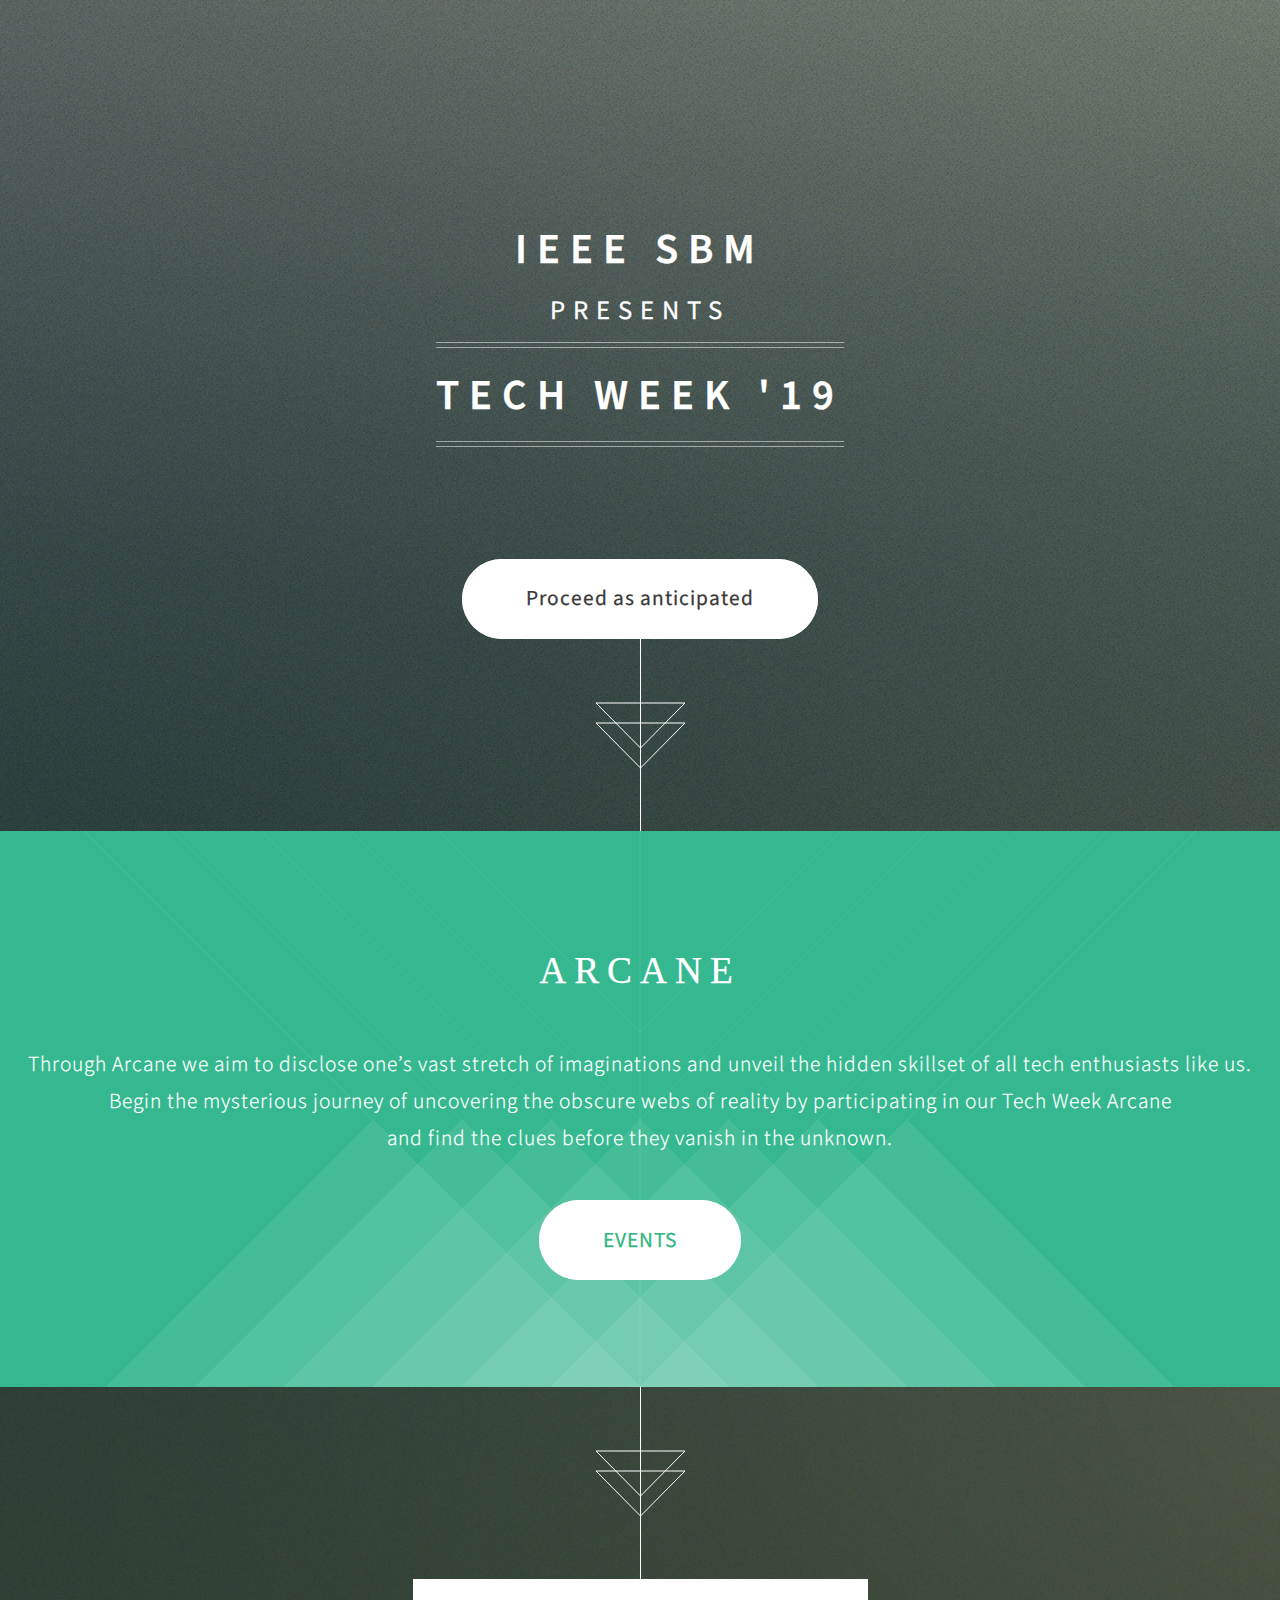
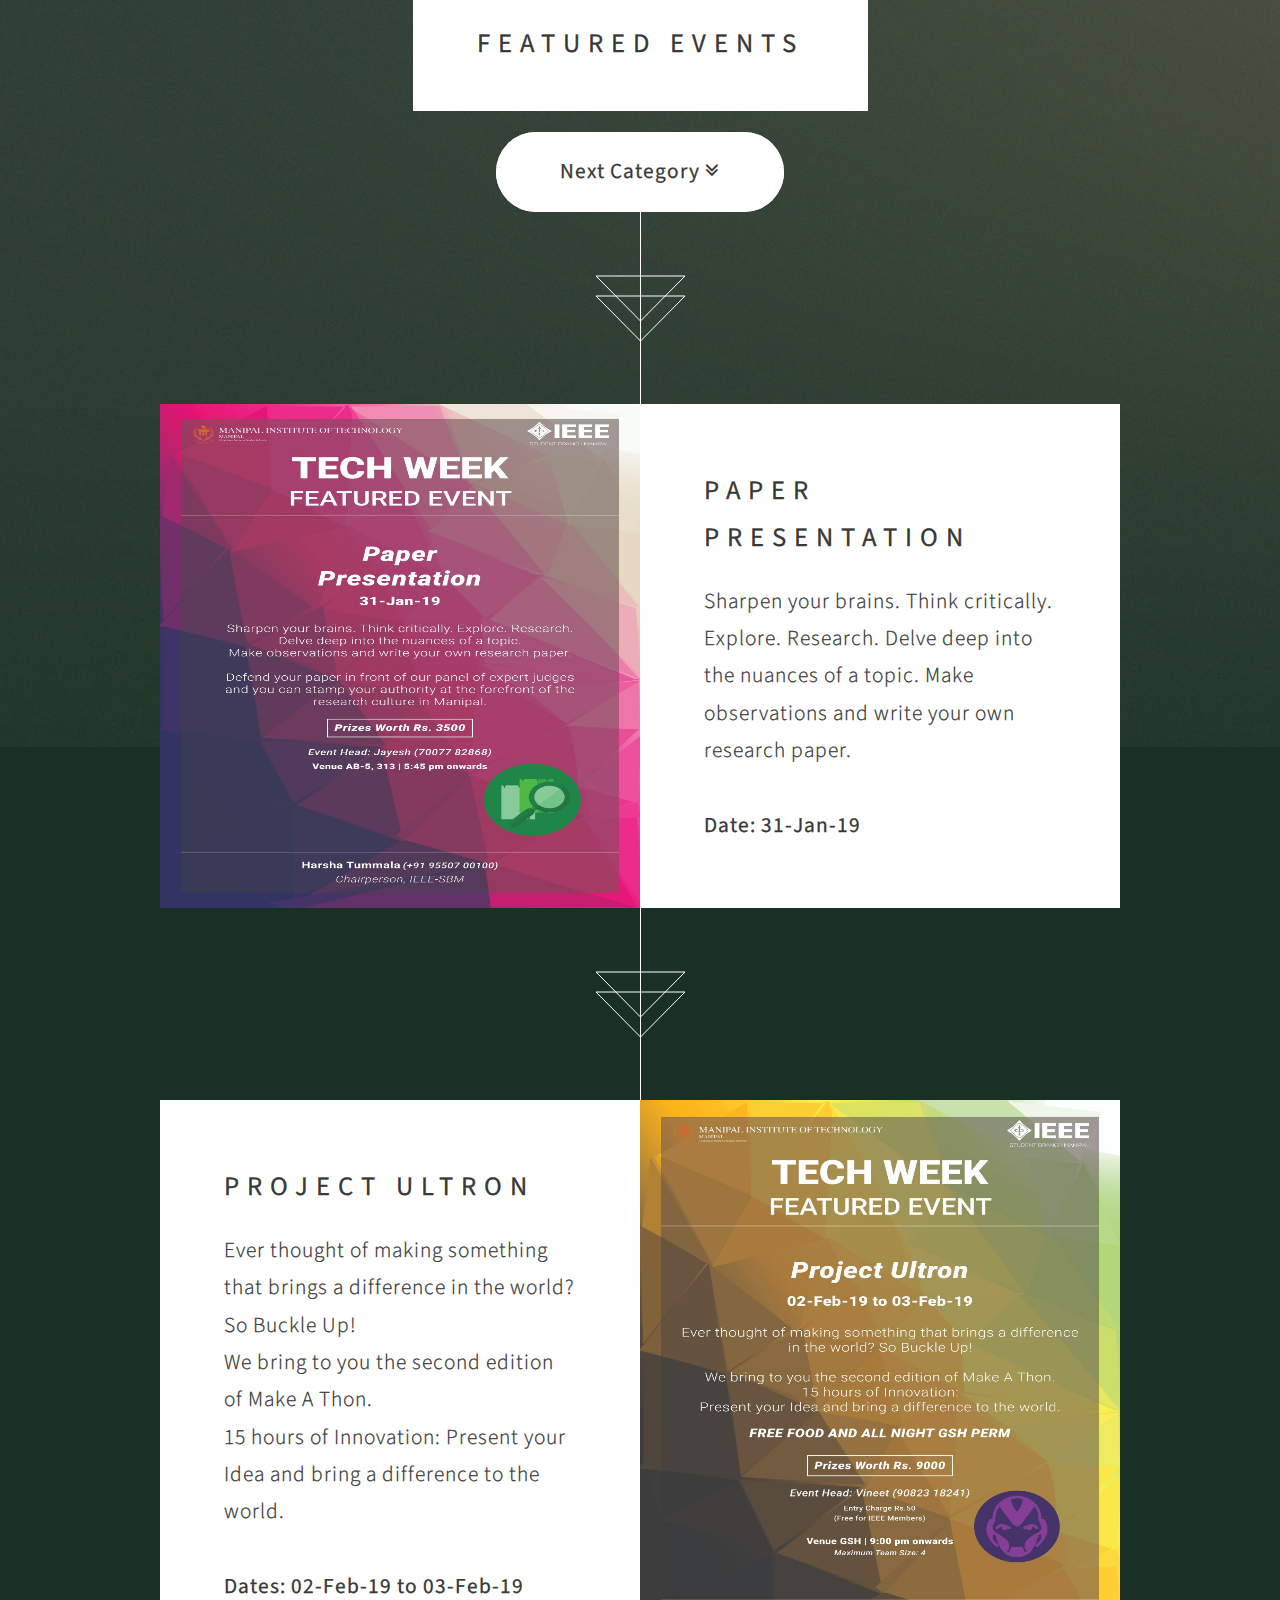
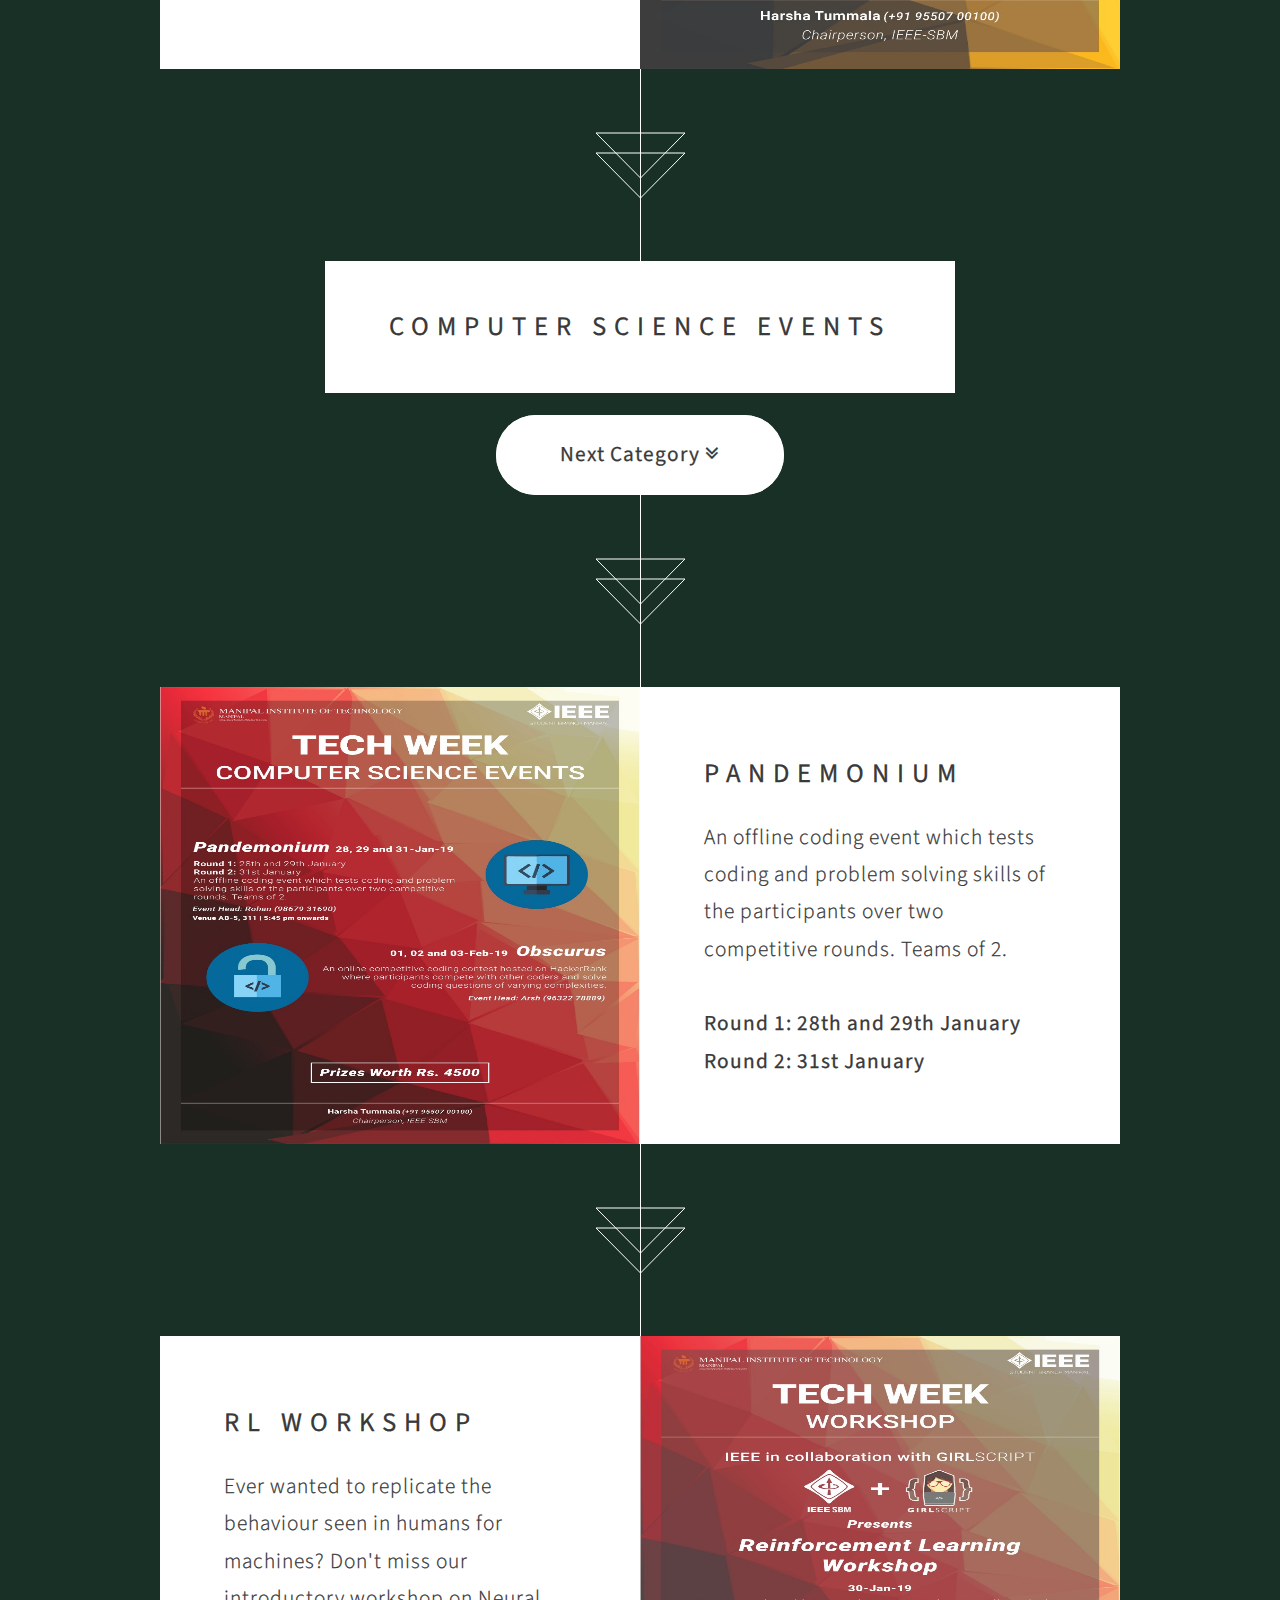
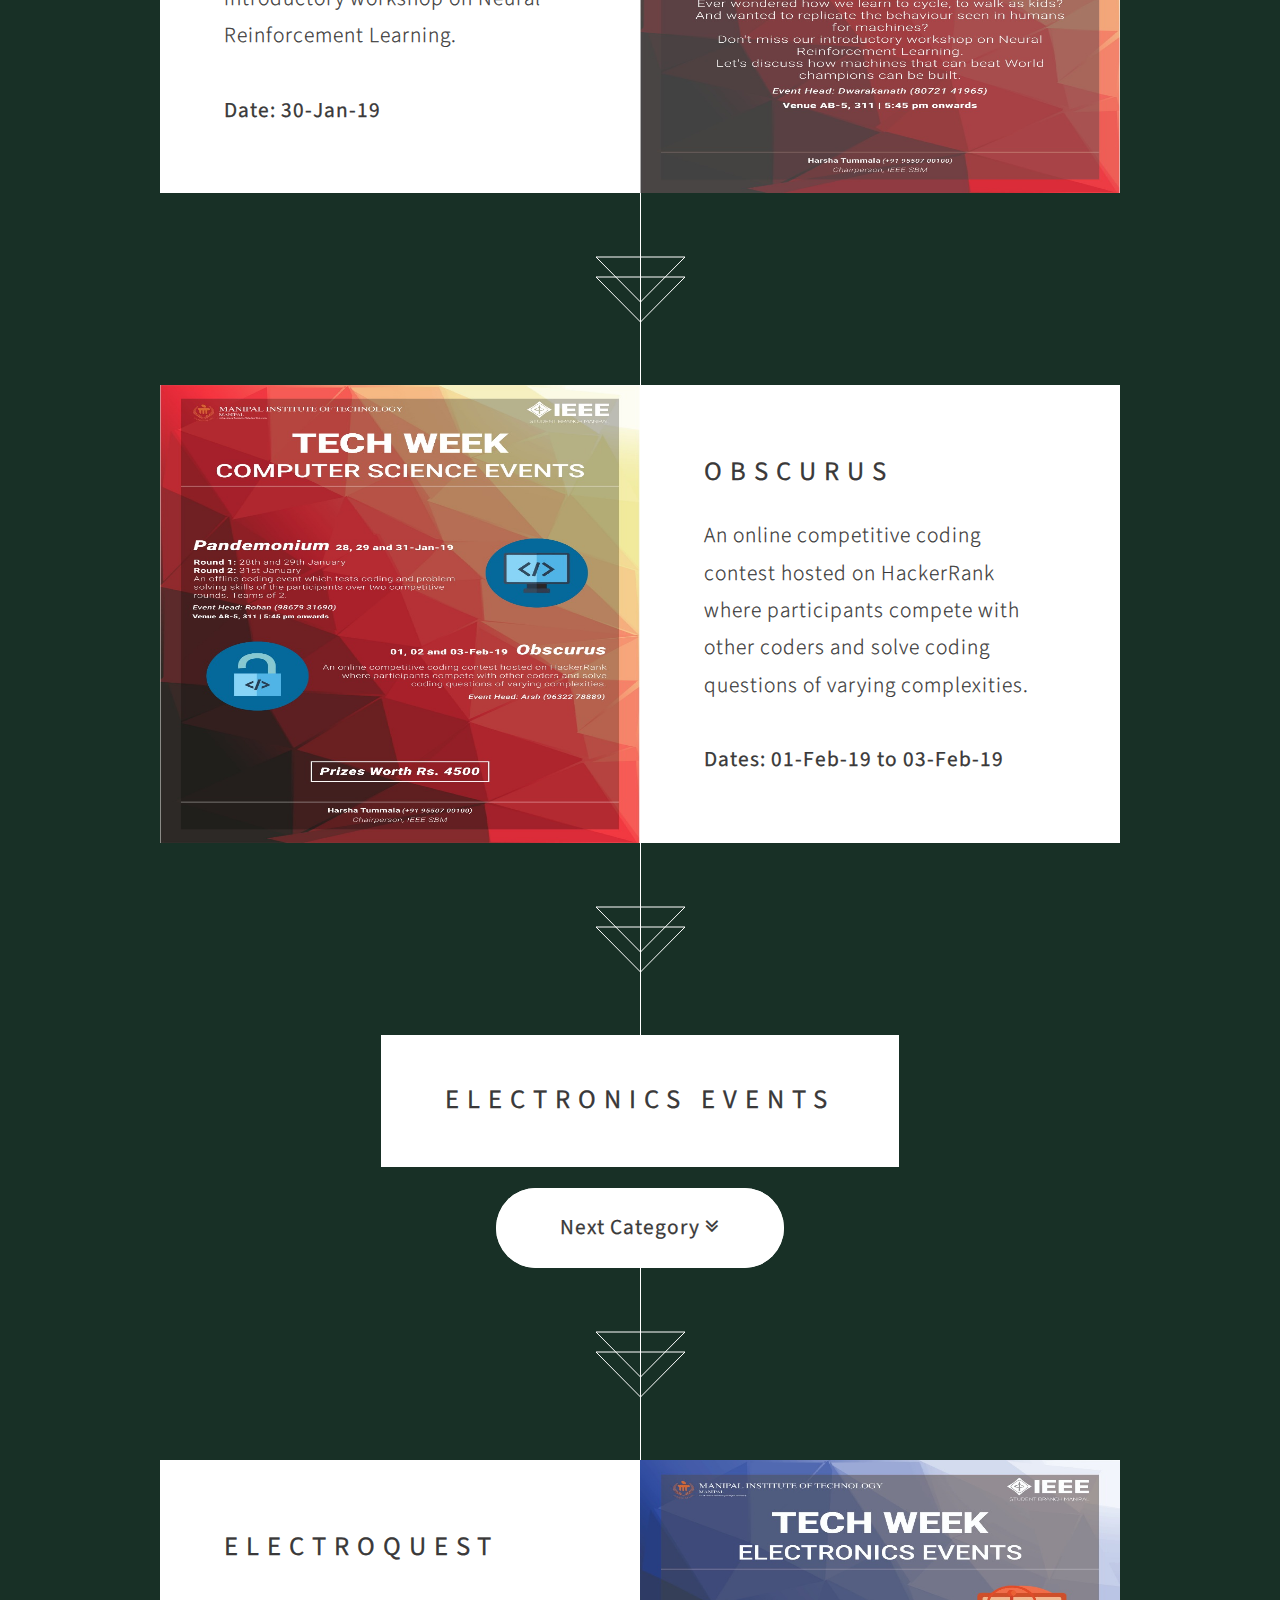
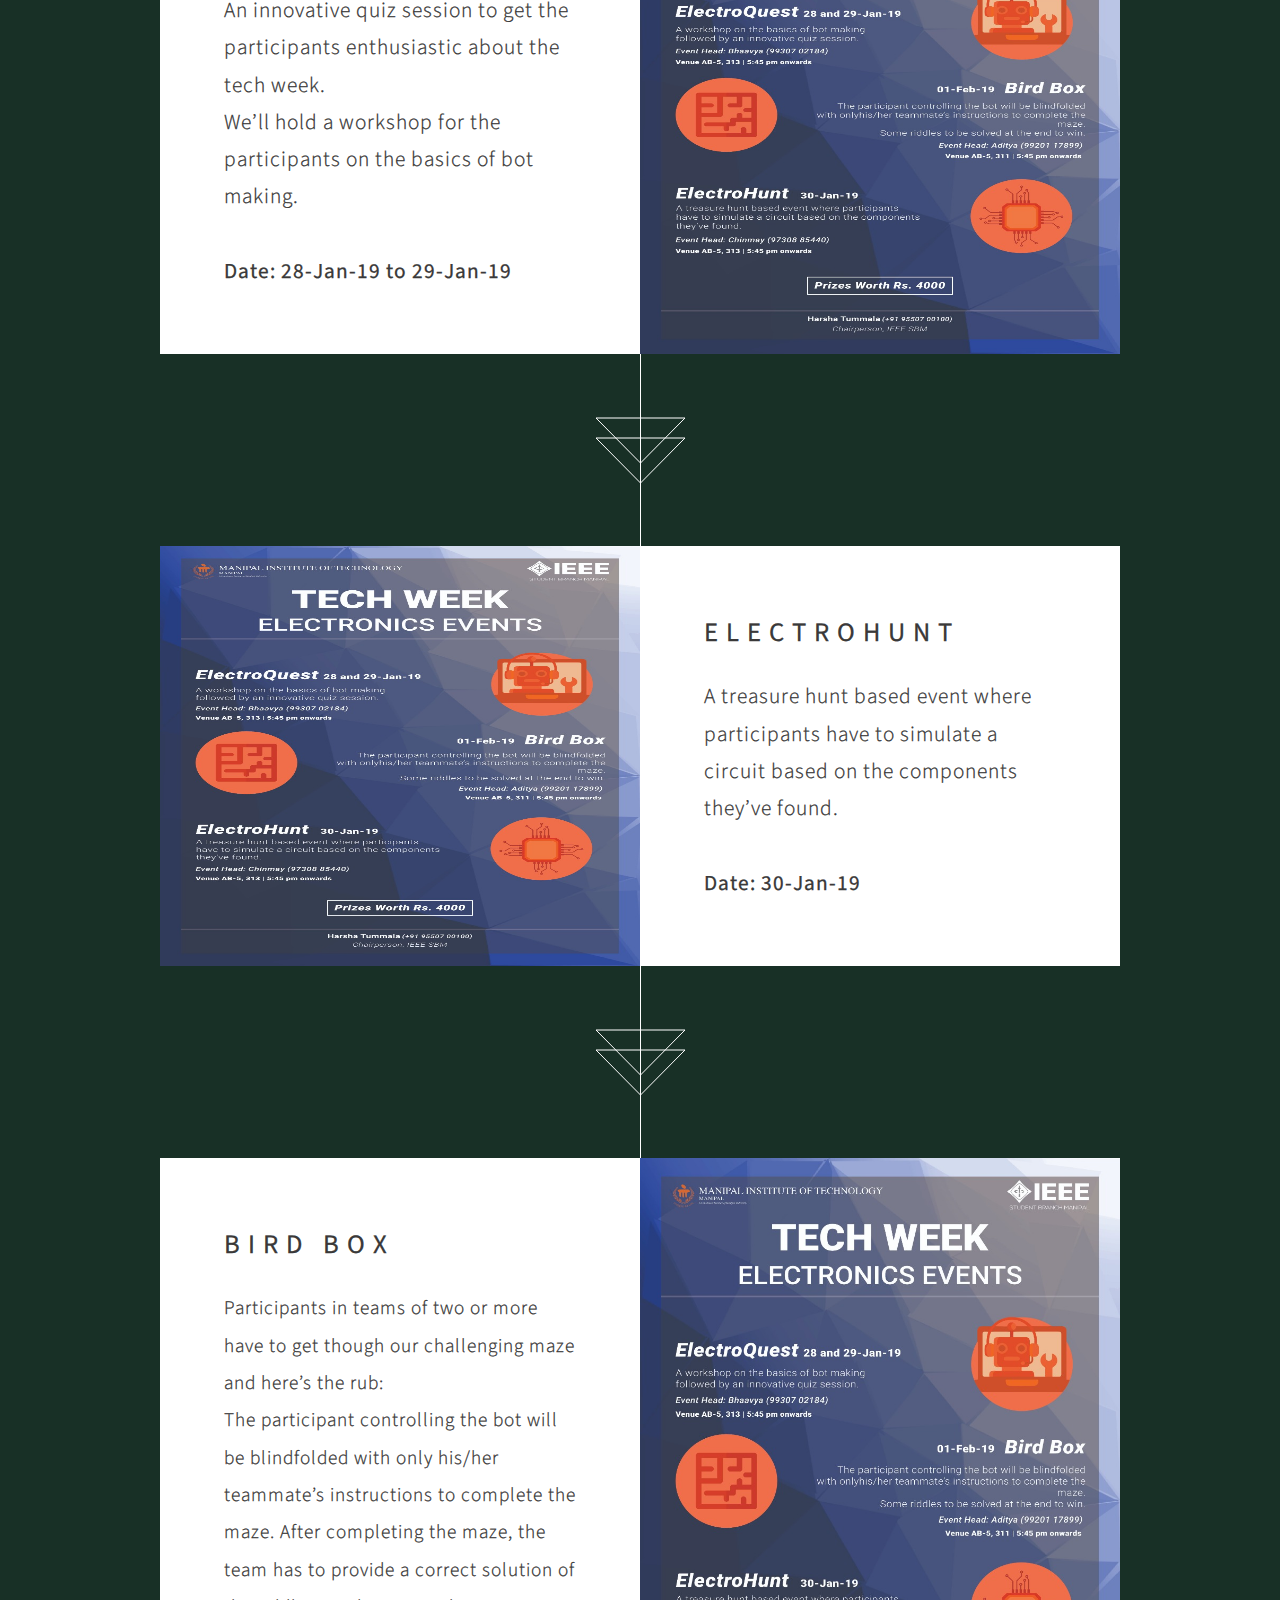
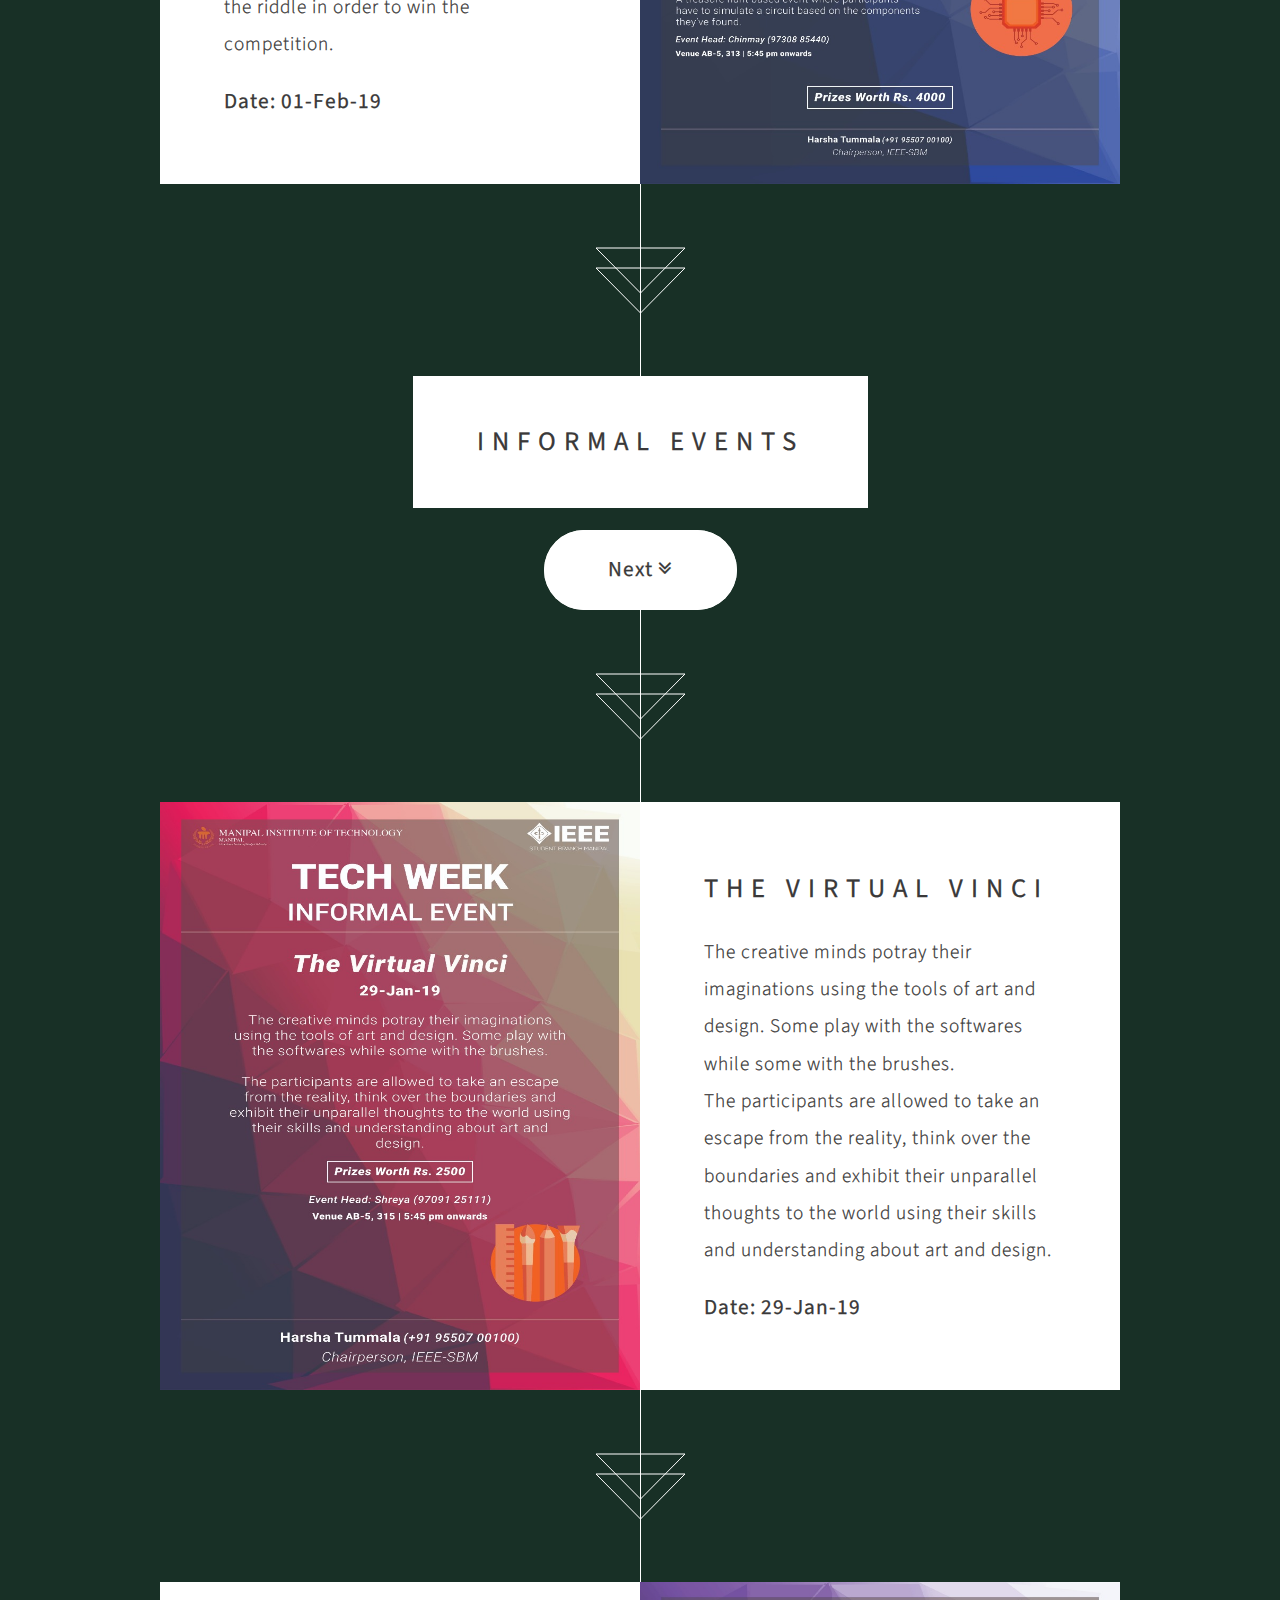
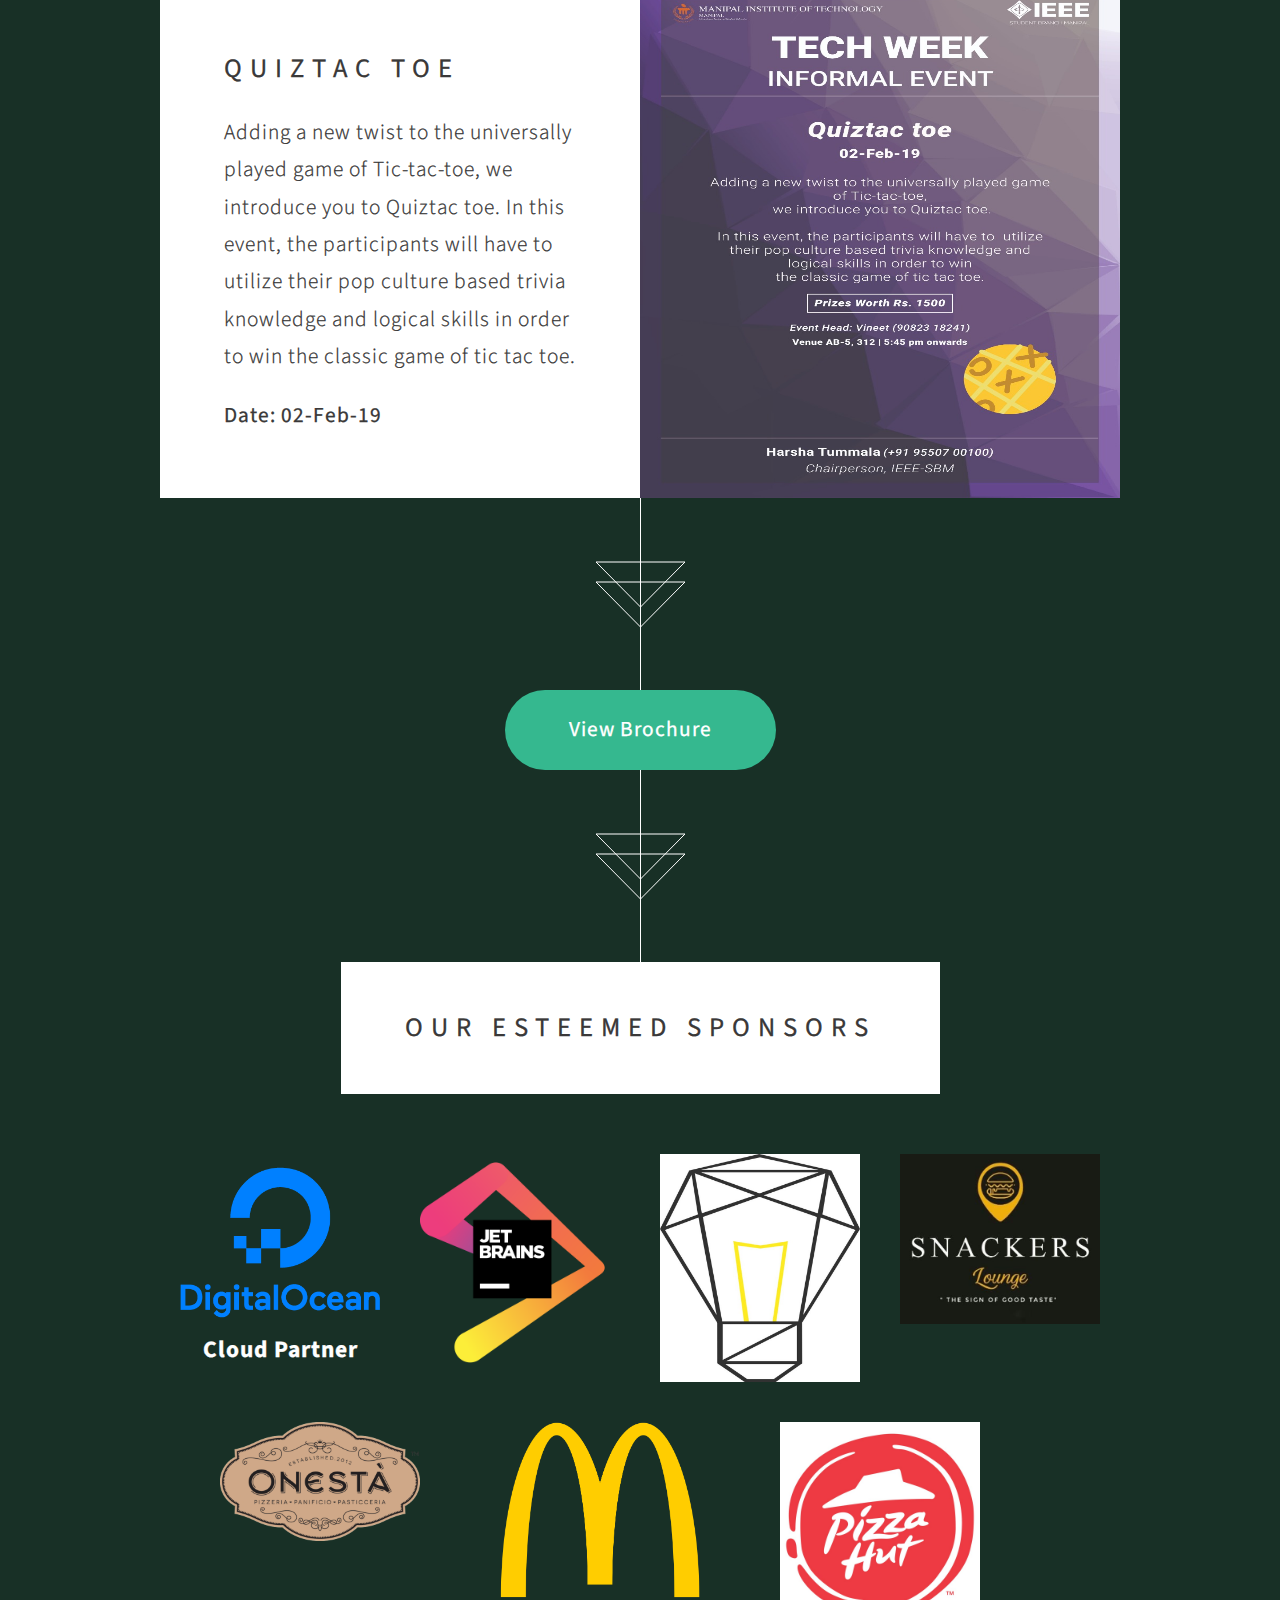
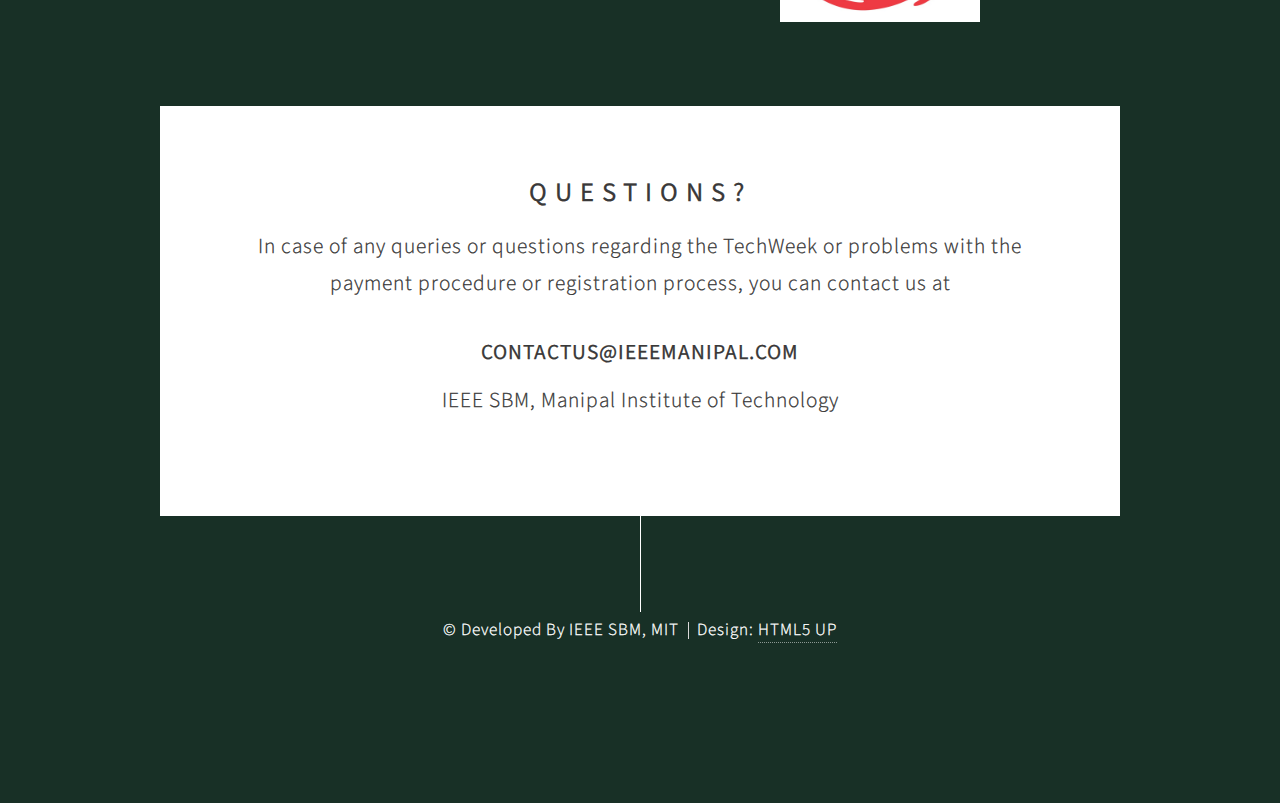
<file: index.html>
<!DOCTYPE HTML>
<!--
	Overflow by HTML5 UP
	html5up.net | @ajlkn
	Free for personal and commercial use under the CCA 3.0 license (html5up.net/license)
-->
<html>
	<head>
		<title>IEEE | SBM | TechWeek</title>
		<link rel="shortcut icon" href="favicon.ico" type="image/x-icon">
		<!-- <link rel="icon" href="favicon.ico" type="image/x-icon"> -->
		<meta charset="utf-8" />
		<meta name="viewport" content="width=device-width, initial-scale=1, user-scalable=no" />
		<link rel="stylesheet" href="assets/css/main.css" />
		<noscript><link rel="stylesheet" href="assets/css/noscript.css" /></noscript>
	</head>
	<body class="is-preload">

		<!-- Header -->
			<section id="header">	
				<header>
					<h1>IEEE SBM</h1>
					<h2>Presents</h2>
					<p></p>
					<h1>Tech Week '19</h1>
					<p></p>

				</header>
				<footer>
					<a href="#banner" class="button style2 scrolly-middle">Proceed as anticipated</a>
				</footer>
			</section>

		<!-- Banner -->
			<section id="banner">
				<header>
					<h2  style="font-family: Papyrus,fantasy !important;">ARCANE</h2>
				</header>
				<p>Through Arcane we aim to disclose one’s vast stretch of imaginations and unveil the hidden skillset of all tech enthusiasts like us.<br />
				Begin the mysterious journey of uncovering the obscure webs of reality by participating in our Tech Week Arcane <br />and find the clues before they vanish in the unknown.</p>
				<footer>
					<a href="#feature" class="button style2 scrolly">EVENTS</a>
				</footer>
			</section>

		<!-- Featured Events -->
		<article id="feature" class="container box style2">
			<header>
					<h2>Featured Events</h2>
			</header>
			<footer>
					<a href="#comp" class="button style2 scrolly">Next Category <i class="fa fa-angle-double-down"></i></a>
			</footer>
		</article>

			<article class="container box style1 right">
				<!-- <a href="#"  --><a class="image fit"><img src="images/Event/paper.jpeg" alt="" /></a>
				<div class="inner">
					<header>
						<h2>Paper Presentation</h2>
					</header>
					<p>Sharpen your brains. Think critically. Explore. Research. Delve deep into the nuances of a topic. Make observations and write your own research paper. <!-- Defend your paper in front of our panel of expert judges and you can stamp your authority at the forefront of the research culture in Manipal. --><br><br><strong>Date: 31-Jan-19</strong></p>
				</div>
			</article>

			<article class="container box style1 left">
				<!-- <a href="#"  --><a class="image fit"><img src="images/Event/ultron.jpeg" alt="" /></a>
				<div class="inner">
					<header>
						<h2>Project Ultron</h2>
					</header>
					<p>Ever thought of making something that brings a difference in the world? So Buckle Up!<br>We bring to you the second edition of Make A Thon.<br>15 hours of Innovation: Present your Idea and bring a difference to the world.<br><br><strong>Dates: 02-Feb-19 to 03-Feb-19</strong></p>
				</div>
			</article>

		<!-- Comp Events -->
		<article id="comp" class="container box style2">
			<header>
					<h2>COMPUTER SCIENCE EVENTS</h2>
			</header>
			<footer>
					<a href="#Elec" class="button style2 scrolly">Next Category <i class="fa fa-angle-double-down"></i></a>
			</footer>
		</article>

			<article class="container box style1 right">
				<!-- <a href="#"  --><a class="image fit"><img src="images/Event/comp.jpeg" alt="" /></a>
				<div class="inner">
					<header>
						<h2>Pandemonium</h2>
					</header>
					<p>An offline coding event which tests coding and problem solving skills of the participants over two competitive rounds. Teams of 2.<br><strong><br>Round 1: 28th and 29th January <br>Round 2: 31st January</strong></p>
				</div>
			</article>

			<article class="container box style1 left">
				<!-- <a href="#"  --><a class="image fit"><img src="images/Event/rl.jpeg" alt="" /></a>
				<div class="inner">
					<header>
						<h2>RL Workshop</h2>
					</header>
					<p>Ever wanted to replicate the behaviour seen in humans for machines? Don't miss our introductory workshop on Neural Reinforcement Learning.<br><strong><br>Date: 30-Jan-19</strong></p>
				</div>
			</article>

			<article class="container box style1 right">
				<!-- <a href="#"  --><a class="image fit"><img src="images/Event/comp.jpeg" alt="" /></a>
				<div class="inner">
					<header>
						<h2>Obscurus</h2>
					</header>
					<p>An online competitive coding contest hosted on HackerRank where participants compete with other coders and solve coding questions of varying complexities.<br><br><strong>Dates: 01-Feb-19 to 03-Feb-19</strong></p>
				</div>
			</article>

		<!-- Electronics Events -->
		<article id="Elec" class="container box style2">
			<header>
					<h2>Electronics EVENTS</h2>
			</header>
			<footer>
					<a href="#inf" class="button style2 scrolly">Next Category <i class="fa fa-angle-double-down" ></i></a>
			</footer>
		</article>

			<article class="container box style1 left">
				<!-- <a href="#"  --><a class="image fit"><img src="images/Event/ele.jpeg" alt="" /></a>
				<div class="inner">
					<header>
						<h2>Electroquest</h2>
					</header>
					<p>An innovative quiz session to get the participants enthusiastic about the tech week.<br>We’ll hold a workshop for the participants on the basics of bot making.<br><strong><br>Date: 28-Jan-19 to 29-Jan-19</strong></p>
				</div>
			</article>

			<article class="container box style1 right">
				<!-- <a href="#"  --><a class="image fit"><img src="images/Event/ele.jpeg" alt="" /></a>
				<div class="inner">
					<header>
						<h2>Electrohunt</h2>
					</header>
					<p>A treasure hunt based event where participants have to simulate a circuit based on the components they’ve found.<br><br><strong>Date: 30-Jan-19</strong></p>
				</div>
			</article>

			<article class="container box style1 left">
				<!-- <a href="#"  --><a class="image fit"><img src="images/Event/ele.jpeg" alt="" /></a>
				<div class="inner">
					<header>
						<h2>Bird Box</h2>
					</header>
					<p style="font-size: 0.9em">Participants in teams of two or more have to get though our challenging maze and here’s the rub:<br>The participant controlling the bot will be blindfolded with only his/her teammate’s instructions to complete the maze. After completing the maze, the team has to provide a correct solution of the riddle in order to win the competition.</p><strong><p>Date: 01-Feb-19</strong></p>
				</div>
			</article>

		<!-- Informal Events -->
		<article id="inf" class="container box style2">
			<header>
					<h2>Informal Events</h2>
			</header>
			<footer>
					<a href="#broch" class="button style2 scrolly">Next <i class="fa fa-angle-double-down" ></i></a> <!-- DO WE NEED THIS FOOTER? -->
			</footer>
		</article>

			<article class="container box style1 right">
				<!-- <a href="#"  --><a class="image fit"><img src="images/Event/vinci.jpeg" alt="" /></a>
				<div class="inner">
					<header>
						<h2>The Virtual Vinci</h2>
					</header>
					<p style="font-size: 0.9em">The creative minds potray their imaginations using the tools of art and design. Some play with the softwares while some with the brushes.<br>The participants are allowed to take an escape from the reality, think over the boundaries and exhibit their unparallel thoughts to the world using their skills and understanding about art and design.</p><strong><p>Date: 29-Jan-19</strong></p>
				</div>
			</article>

			<article class="container box style1 left">
				<!-- <a href="#"  --><a class="image fit"><img src="images/Event/tictac.jpeg" alt="" /></a>
				<div class="inner">
					<header>
						<h2>Quiztac toe</h2>
					</header>
					<p style="font-size: 1em">Adding a new twist to the universally played game of Tic-tac-toe, we introduce you to Quiztac toe. In this event, the participants will have to utilize their pop culture based trivia knowledge and logical skills in order to win the classic game of tic tac toe.</p><strong><p>Date: 02-Feb-19</strong></p>
				</div>
			</article>

			<article id="broch" class="container box style2">
				<footer>
						<a href="https://techweek.ieeemanipal.com/TechWeek.pdf" class="button style1 scrolly">View Brochure</a>
				</footer>
			</article>

	<!-- 	Sponsors -->
			<article id="spons" class="container box style2">
				<header>
					<h2>Our Esteemed Sponsors</h2>
<!-- 					<p>Justo phasellus et aenean dignissim<br />
					placerat cubilia purus lectus.</p> -->
				</header>
				<div class="inner">
					<div class="row gtr-0">
						<!-- <div class="col-2 col-12-mobile"></div> -->
						<div class="col-3 col-12-mobile" style= "align-self: center;"><a class="image fit"><img src="images/thumbs/DOblue2.png" alt="" title="Digital Ocean" />
							<p id="DO_p"style="color:white; font-weight: bold; font-size: 1.1em; margin-top:-2em"></a>Cloud Partner<p>
						</div>
						<!-- <div class="col-2 col-12-mobile"></div> -->
						<div class="col-3 col-12-mobile"><a href="https://www.jetbrains.com/" class="image fit"><img src="images/thumbs/jetbrains.png" alt="" title="JetBrains" /></a></div>
						<div class="col-3 col-12-mobile"><a class="image fit"><img src="images/thumbs/rsz_tesla.jpg" alt="" title="Tesla Electronics" /></a></div>
						<div class="col-3 col-12-mobile"><a class="image fit"><img src="images/thumbs/snacker.jpeg" alt="" title="Snackers" /></a></div>
						<!-- <div class="col-2 col-12-mobile"></div> -->
					</div>
					<div class="row gtr-0">
						<div class="col-md-0-75 col-12-mobile"><a class="image fit"></a></div>
						<div class="col-3 col-12-mobile"><a class="image fit"><img src="images/thumbs/onesta.png" alt="" title="Onesta" /></a></div>
						<div class="col-md-0-75 col-12-mobile"><a class="image fit"></a></div>
						<div class="col-3 col-12-mobile"><a class="image fit"><img src="images/thumbs/mcd.png" alt="" title="McDonalds" /></a></div>
						<div class="col-md-0-75 col-12-mobile"><a class="image fit"></a></div>
						<div class="col-3 col-12-mobile"><a class="image fit"><img src="images/thumbs/pizza.jpeg" alt="" title="Pizza Hut" /></a></div>
						<div class="col-md-0-75 col-12-mobile"><a class="image fit"></a></div>
					</div>
					<!-- <div class="row gtr-0">
						<div class="col-2 col-12-mobile"><a class="image fit"></a></div>
						<div class="col-3 col-12-mobile"><a class="image fit"><img src="images/thumbs/rsz_tesla.jpg" alt="" title="Tesla Electronics" /></a></div>
						<div class="col-2 col-12-mobile"><a class="image fit"></a></div>
						<div class="col-3 col-12-mobile"><a class="image fit"></a></div>
						<div class="col-2 col-12-mobile"><a class="image fit"></a></div>
					</div> -->
					<!-- <div class="row gtr-0">
						<div class="col-md-0-75 col-12-mobile"><a class="image fit"></a></div>
						<div class="col-3 col-12-mobile"><a class="image fit"><img src="images/thumbs/onesta.png" alt="" title="Onesta" /></a></div>
						<div class="col-md-0-75 col-12-mobile"><a class="image fit"></a></div>
						<div class="col-3 col-12-mobile"><a class="image fit"><img src="images/thumbs/mcd.png" alt="" title="McDonalds" /></a></div>
						<div class="col-md-0-75 col-12-mobile"><a class="image fit"></a></div>
						<div class="col-3 col-12-mobile"><a class="image fit"><img src="images/thumbs/rsz_tesla.jpg" alt="" title="Tesla Electronics" /></a></div>
						<div class="col-md-0-75 col-12-mobile"><a class="image fit"></a></div>
					</div> -->
				</div>
			</article>

		<!-- Contact -->
			<!-- <article class="container box style3">
				<header>
					<h2>Nisl sed ultricies</h2>
					<p>Diam dignissim lectus eu ornare volutpat orci.</p>
				</header>
				<form method="post" action="#">
					<div class="row gtr-50">
						<div class="col-6 col-12-mobile"><input type="text" class="text" name="name" placeholder="Name" /></div>
						<div class="col-6 col-12-mobile"><input type="text" class="text" name="email" placeholder="Email" /></div>
						<div class="col-12">
							<textarea name="message" placeholder="Message"></textarea>
						</div>
						<div class="col-12">
							<ul class="actions">
								<li><input type="submit" value="Send Message" /></li>
							</ul>
						</div>
					</div>
				</form>
			</article> -->

		<!-- Generic -->
		
			<article class="container box style3" style="margin-top:3em">
				<header>
					<h2>Questions?</h2>
					<p>In case of any queries or questions regarding the TechWeek or problems with the payment procedure or registration process, you can contact us at</p>
					<h4>contactus@ieeemanipal.com</h4>

					
					<p>IEEE SBM, Manipal Institute of Technology</p>
				</header>
				<!-- <section>
					<header>
						<h3>Paragraph</h3>
						<p>This is a subtitle</p>
					</header>
					<p>Phasellus nisl nisl, varius id <sup>porttitor sed pellentesque</sup> ac orci. Pellentesque
					habitant <strong>strong</strong> tristique <b>bold</b> et netus <i>italic</i> malesuada <em>emphasized</em> ac turpis egestas. Morbi
					leo suscipit ut. Praesent <sub>id turpis vitae</sub> turpis pretium ultricies. Vestibulum sit
					amet risus elit.</p>
				</section>
				<section>
					<header>
						<h3>Blockquote</h3>
					</header>
					<blockquote>Fringilla nisl. Donec accumsan interdum nisi, quis tincidunt felis sagittis eget.
					tempus euismod. Vestibulum ante ipsum primis in faucibus.</blockquote>
				</section> -->
				<!-- <section>
					<header>
						<h3>Divider</h3>
					</header>
					<p>Donec consectetur <a href="#">vestibulum dolor et pulvinar</a>. Etiam vel felis enim, at viverra
					ligula. Ut porttitor sagittis lorem, quis eleifend nisi ornare vel. Praesent nec orci
					facilisis leo magna. Cras sit amet urna eros, id egestas urna. Quisque aliquam
					tempus euismod. Vestibulum ante ipsum primis in faucibus orci luctus et ultrices
					posuere cubilia.</p>
					<hr />
					<p>Donec consectetur vestibulum dolor et pulvinar. Etiam vel felis enim, at viverra
					ligula. Ut porttitor sagittis lorem, quis eleifend nisi ornare vel. Praesent nec orci
					facilisis leo magna. Cras sit amet urna eros, id egestas urna. Quisque aliquam
					tempus euismod. Vestibulum ante ipsum primis in faucibus orci luctus et ultrices
					posuere cubilia.</p>
				</section>
				<section>
					<header>
						<h3>Unordered List</h3>
					</header>
					<ul>
						<li>Donec consectetur vestibulum dolor et pulvinar. Etiam vel felis enim, at viverra ligula. Ut porttitor sagittis lorem, quis eleifend nisi ornare vel.</li>
						<li>Donec consectetur vestibulum dolor et pulvinar. Etiam vel felis enim, at viverra ligula. Ut porttitor sagittis lorem, quis eleifend nisi ornare vel.</li>
						<li>Donec consectetur vestibulum dolor et pulvinar. Etiam vel felis enim, at viverra ligula. Ut porttitor sagittis lorem, quis eleifend nisi ornare vel.</li>
						<li>Donec consectetur vestibulum dolor et pulvinar. Etiam vel felis enim, at viverra ligula. Ut porttitor sagittis lorem, quis eleifend nisi ornare vel.</li>
					</ul>
				</section> -->
				<!-- <section>
					<header>
						<h3>Ordered List</h3>
					</header>
					<ol>
						<li>Donec consectetur vestibulum dolor et pulvinar. Etiam vel felis enim, at viverra ligula. Ut porttitor sagittis lorem, quis eleifend nisi ornare vel.</li>
						<li>Donec consectetur vestibulum dolor et pulvinar. Etiam vel felis enim, at viverra ligula. Ut porttitor sagittis lorem, quis eleifend nisi ornare vel.</li>
						<li>Donec consectetur vestibulum dolor et pulvinar. Etiam vel felis enim, at viverra ligula. Ut porttitor sagittis lorem, quis eleifend nisi ornare vel.</li>
						<li>Donec consectetur vestibulum dolor et pulvinar. Etiam vel felis enim, at viverra ligula. Ut porttitor sagittis lorem, quis eleifend nisi ornare vel.</li>
					</ol>
				</section>
				<section>
					<header>
						<h3>Table</h3>
					</header>
					<div class="table-wrapper">
						<table>
							<thead>
								<tr>
									<th>ID</th>
									<th>Name</th>
									<th>Description</th>
									<th>Price</th>
								</tr>
							</thead>
							<tbody>
								<tr>
									<td>45815</td>
									<td>Something</td>
									<td>Ut porttitor sagittis lorem quis nisi ornare.</td>
									<td>29.99</td>
								</tr>
								<tr>
									<td>24524</td>
									<td>Nothing</td>
									<td>Ut porttitor sagittis lorem quis nisi ornare.</td>
									<td>19.99</td>
								</tr>
								<tr>
									<td>45815</td>
									<td>Something</td>
									<td>Ut porttitor sagittis lorem quis nisi ornare.</td>
									<td>29.99</td>
								</tr>
								<tr>
									<td>24524</td>
									<td>Nothing</td>
									<td>Ut porttitor sagittis lorem quis nisi ornare.</td>
									<td>19.99</td>
								</tr>
							</tbody>
							<tfoot>
								<tr>
									<td colspan="3"></td>
									<td>100.00</td>
								</tr>
							</tfoot>
						</table>
					</div>
				</section> -->
				<!-- <section>
					<header>
						<h3>Form</h3>
					</header>
					<form method="post" action="#">
						<div class="row">
							<div class="col-6 col-12-mobile">
								<input class="text" type="text" name="name" id="name" value="" placeholder="John Doe" />
							</div>
							<div class="col-6 col-12-mobile">
								<input class="text" type="text" name="email" id="email" value="" placeholder="johndoe@domain.tld" />
							</div>
							<div class="col-12">
								<select name="department" id="department">
									<option value="">Choose a department</option>
									<option value="1">Manufacturing</option>
									<option value="2">Administration</option>
									<option value="3">Support</option>
								</select>
							</div>
							<div class="col-12">
								<input class="text" type="text" name="subject" id="subject" value="" placeholder="Enter your subject" />
							</div>
							<div class="col-12">
								<textarea name="message" id="message" placeholder="Enter your message"></textarea>
							</div>
							<div class="col-12">
								<ul class="actions">
									<li><input type="submit" value="Submit" /></li>
									<li><input type="reset" class="style3" value="Clear Form" /></li>
								</ul>
							</div>
						</div>
					</form>
				</section> -->
			</article>
		
<!-- .................... -->
		<section id="footer">
			<!-- <ul class="icons">
				<li><a href="#" class="icon fa-twitter"><span class="label">Twitter</span></a></li>
				<li><a href="#" class="icon fa-facebook"><span class="label">Facebook</span></a></li>
				<li><a href="#" class="icon fa-google-plus"><span class="label">Google+</span></a></li>
				<li><a href="#" class="icon fa-pinterest"><span class="label">Pinterest</span></a></li>
				<li><a href="#" class="icon fa-dribbble"><span class="label">Dribbble</span></a></li>
				<li><a href="#" class="icon fa-linkedin"><span class="label">LinkedIn</span></a></li>
			</ul> -->
			<div class="copyright">
				<ul class="menu">
					<li>&copy; Developed By IEEE SBM, MIT</li><li>Design: <a href="http://html5up.net">HTML5 UP</a></li>
				</ul>
			</div>
		</section>

		<!-- Scripts -->
			<script src="assets/js/jquery.min.js"></script>
			<script src="assets/js/jquery.scrolly.min.js"></script>
			<script src="assets/js/jquery.poptrox.min.js"></script>
			<script src="assets/js/browser.min.js"></script>
			<script src="assets/js/breakpoints.min.js"></script>
			<script src="assets/js/util.js"></script>
			<script src="assets/js/main.js"></script>

	</body>
</html>
</file>
<file: assets/css/noscript.css>
/*
	Overflow by HTML5 UP
	html5up.net | @ajlkn
	Free for personal and commercial use under the CCA 3.0 license (html5up.net/license)
*/

/* Header */

	body.is-preload #header {
		opacity: 1;
	}

		body.is-preload #header footer {
			-moz-transform: none;
			-webkit-transform: none;
			-ms-transform: none;
			transform: none;
			opacity: 1;
		}
</file>
<file: assets/css/main.css>
@import url("https://fonts.googleapis.com/css?family=Source+Sans+Pro:300,300italic,400,600");
@import url("font-awesome.min.css");

/*
	Overflow by HTML5 UP
	html5up.net | @ajlkn
	Free for personal and commercial use under the CCA 3.0 license (html5up.net/license)
*/

html, body, div, span, applet, object,
iframe, h1, h2, h3, h4, h5, h6, p, blockquote,
pre, a, abbr, acronym, address, big, cite,
code, del, dfn, em, img, ins, kbd, q, s, samp,
small, strike, strong, sub, sup, tt, var, b,
u, i, center, dl, dt, dd, ol, ul, li, fieldset,
form, label, legend, table, caption, tbody,
tfoot, thead, tr, th, td, article, aside,
canvas, details, embed, figure, figcaption,
footer, header, hgroup, menu, nav, output, ruby,
section, summary, time, mark, audio, video {
	margin: 0;
	padding: 0;
	border: 0;
	font-size: 100%;
	font: inherit;
	vertical-align: baseline;}

article, aside, details, figcaption, figure,
footer, header, hgroup, menu, nav, section {
	display: block;}

body {
	line-height: 1;
}

ol, ul {
	list-style: none;
}

blockquote, q {
	quotes: none;
}

	blockquote:before, blockquote:after, q:before, q:after {
		content: '';
		content: none;
	}

table {
	border-collapse: collapse;
	border-spacing: 0;
}

body {
	-webkit-text-size-adjust: none;
}

mark {
	background-color: transparent;
	color: inherit;
}

input::-moz-focus-inner {
	border: 0;
	padding: 0;
}

input, select, textarea {
	-moz-appearance: none;
	-webkit-appearance: none;
	-ms-appearance: none;
	appearance: none;
}

/* Basic */

	html {
		box-sizing: border-box;
	}

	*, *:before, *:after {
		box-sizing: inherit;
	}

	body {
		background-color: #183026;
		background-image: url("images/overlay.png"), url("../../images/bg.jpg");
		background-repeat: repeat, no-repeat;
		background-size: auto, cover;
		background-position: top left, center 0;
		background-attachment: fixed, fixed;
		font-family: 'Source Sans Pro', sans-serif;
		font-size: 18pt;
		line-height: 1.75em;
		font-weight: 300;
		letter-spacing: 1px;
		color: #3a3939;
		text-shadow: 0 0 0.5px rgba(58, 57, 57, 0.25);
		-webkit-text-stroke: 0.25px;
	}

		body.is-scroll {
			background-attachment: scroll, scroll;
			background-size: auto, 100% auto;
		}

		body.is-preload *, body.is-preload *:before, body.is-preload *:after {
			-moz-animation: none !important;
			-webkit-animation: none !important;
			-ms-animation: none !important;
			animation: none !important;
			-moz-transition: none !important;
			-webkit-transition: none !important;
			-ms-transition: none !important;
			transition: none !important;
		}

	input, textarea, select {
		font-family: 'Source Sans Pro', sans-serif;
		font-size: 18pt;
		line-height: 1.75em;
		font-weight: 300;
		letter-spacing: 1px;
		color: #3a3939;
		text-shadow: 0 0 0.5px rgba(58, 57, 57, 0.25);
		-webkit-text-stroke: 0.25px;
	}

	h1, h2, h3, h4, h5, h6 {
		font-weight: 400;
		text-transform: uppercase;
		line-height: 1.75em;
	}

	h1 a, h2 a, h3 a, h4 a, h5 a, h6 a {
		color: inherit;
		text-decoration: none;
	}

	h2 {
		font-size: 1.25em;
		letter-spacing: 8px;
	}

	h3 {
		font-size: 1em;
		letter-spacing: 5px;
	}

	strong, b {
		font-weight: 400;
	}

	em, i {
		font-style: italic;
	}

	a {
		-moz-transition: border-color 0.35s ease-in-out, color 0.35s ease-in-out;
		-webkit-transition: border-color 0.35s ease-in-out, color 0.35s ease-in-out;
		-ms-transition: border-color 0.35s ease-in-out, color 0.35s ease-in-out;
		transition: border-color 0.35s ease-in-out, color 0.35s ease-in-out;
		color: #35b88f;
		text-shadow: 0 0 0.5px rgba(53, 184, 143, 0.25);
		text-decoration: none;
		border-bottom: dotted 1px rgba(53, 184, 143, 0.5);
	}

		a:hover {
			border-bottom-color: rgba(53, 184, 143, 0);
		}

	sub {
		position: relative;
		top: 0.5em;
		font-size: 0.8em;
	}

	sup {
		position: relative;
		top: -0.5em;
		font-size: 0.8em;
	}

	hr {
		border: 0;
		border-top: solid 1px #dad9d9;
		margin: 2em 0 2em 0;
	}

	blockquote {
		border-left: solid 0.5em #eae9e9;
		padding: 1em 0 1em 2em;
		font-style: italic;
	}

	p, ul, ol, dl, table {
		margin-bottom: 1em;
	}

	header {
		margin-bottom: 1em;
	}

		header p {
			display: block;
			margin: 0.5em 0 0 0;
			padding: 0 0 1.5em 0;
		}

	footer {
		margin-top: 1em;
	}

	br.clear {
		clear: both;
	}

/* Container */

	.container {
		margin: 0 auto;
		max-width: 100%;
		width: 1140px;
	}

		@media screen and (max-width: 1680px) {

			.container {
				width: 960px;
			}

		}

		@media screen and (max-width: 1080px) {

			.container {
				width: 95%;
			}

		}

/* Row */

	.row {
		display: flex;
		flex-wrap: wrap;
		box-sizing: border-box;
		align-items: stretch;
	}

		.row > * {
			box-sizing: border-box;
		}

		.row.gtr-uniform > * > :last-child {
			margin-bottom: 0;
		}

		.row.aln-left {
			justify-content: flex-start;
		}

		.row.aln-center {
			justify-content: center;
		}

		.row.aln-right {
			justify-content: flex-end;
		}

		.row.aln-top {
			align-items: flex-start;
		}

		.row.aln-middle {
			align-items: center;
		}

		.row.aln-bottom {
			align-items: flex-end;
		}

		.row > .imp {
			order: -1;
		}

		.row > .col-1 {
			width: 8.3333333333%;
		}

		.row > .off-1 {
			margin-left: 8.3333333333%;
		}

		.row > .col-2 {
			width: 16.6666666667%;
		}

		.row > .off-2 {
			margin-left: 16.6666666667%;
		}

		.row > .col-3 {
			width: 25%;
		}

		.row > .off-3 {
			margin-left: 25%;
		}

		.row > .col-4 {
			width: 33.3333333333%;
		}

		.row > .off-4 {
			margin-left: 33.3333333333%;
		}

		.row > .col-5 {
			width: 41.6666666667%;
		}

		.row > .off-5 {
			margin-left: 41.6666666667%;
		}

		.row > .col-6 {
			width: 50%;
		}

		.row > .off-6 {
			margin-left: 50%;
		}

		.row > .col-7 {
			width: 58.3333333333%;
		}

		.row > .off-7 {
			margin-left: 58.3333333333%;
		}

		.row > .col-8 {
			width: 66.6666666667%;
		}

		.row > .off-8 {
			margin-left: 66.6666666667%;
		}

		.row > .col-9 {
			width: 75%;
		}

		.row > .off-9 {
			margin-left: 75%;
		}

		.row > .col-10 {
			width: 83.3333333333%;
		}

		.row > .off-10 {
			margin-left: 83.3333333333%;
		}

		.row > .col-11 {
			width: 91.6666666667%;
		}

		.row > .off-11 {
			margin-left: 91.6666666667%;
		}

		.row > .col-12 {
			width: 100%;
		}

		.row > .off-12 {
			margin-left: 100%;
		}

		.row.gtr-0 {
			margin-top: 0px;
			margin-left: 0px;
		}

			.row.gtr-0 > * {
				padding: 0px 0 0 0px;
			}

			.row.gtr-0.gtr-uniform {
				margin-top: 0px;
			}

				.row.gtr-0.gtr-uniform > * {
					padding-top: 0px;
				}

		.row.gtr-25 {
			margin-top: -10px;
			margin-left: -10px;
		}

			.row.gtr-25 > * {
				padding: 10px 0 0 10px;
			}

			.row.gtr-25.gtr-uniform {
				margin-top: -10px;
			}

				.row.gtr-25.gtr-uniform > * {
					padding-top: 10px;
				}

		.row.gtr-50 {
			margin-top: -20px;
			margin-left: -20px;
		}

			.row.gtr-50 > * {
				padding: 20px 0 0 20px;
			}

			.row.gtr-50.gtr-uniform {
				margin-top: -20px;
			}

				.row.gtr-50.gtr-uniform > * {
					padding-top: 20px;
				}

		.row {
			margin-top: -40px;
			margin-left: -40px;
		}

			.row > * {
				padding: 40px 0 0 40px;
			}

			.row.gtr-uniform {
				margin-top: -40px;
			}

				.row.gtr-uniform > * {
					padding-top: 40px;
				}

		.row.gtr-150 {
			margin-top: -60px;
			margin-left: -60px;
		}

			.row.gtr-150 > * {
				padding: 60px 0 0 60px;
			}

			.row.gtr-150.gtr-uniform {
				margin-top: -60px;
			}

				.row.gtr-150.gtr-uniform > * {
					padding-top: 60px;
				}

		.row.gtr-200 {
			margin-top: -80px;
			margin-left: -80px;
		}

			.row.gtr-200 > * {
				padding: 80px 0 0 80px;
			}

			.row.gtr-200.gtr-uniform {
				margin-top: -80px;
			}

				.row.gtr-200.gtr-uniform > * {
					padding-top: 80px;
				}

		@media screen and (max-width: 1680px) {

			.row {
				display: flex;
				flex-wrap: wrap;
				box-sizing: border-box;
				align-items: stretch;
			}

				.row > * {
					box-sizing: border-box;
				}

				.row.gtr-uniform > * > :last-child {
					margin-bottom: 0;
				}

				.row.aln-left {
					justify-content: flex-start;
				}

				.row.aln-center {
					justify-content: center;
				}

				.row.aln-right {
					justify-content: flex-end;
				}

				.row.aln-top {
					align-items: flex-start;
				}

				.row.aln-middle {
					align-items: center;
				}

				.row.aln-bottom {
					align-items: flex-end;
				}

				.row > .imp-wide {
					order: -1;
				}

				.row > .col-1-wide {
					width: 8.3333333333%;
				}

				.row > .off-1-wide {
					margin-left: 8.3333333333%;
				}

				.row > .col-2-wide {
					width: 16.6666666667%;
				}

				.row > .off-2-wide {
					margin-left: 16.6666666667%;
				}

				.row > .col-3-wide {
					width: 25%;
				}

				.row > .off-3-wide {
					margin-left: 25%;
				}

				.row > .col-4-wide {
					width: 33.3333333333%;
				}

				.row > .off-4-wide {
					margin-left: 33.3333333333%;
				}

				.row > .col-5-wide {
					width: 41.6666666667%;
				}

				.row > .off-5-wide {
					margin-left: 41.6666666667%;
				}

				.row > .col-6-wide {
					width: 50%;
				}

				.row > .off-6-wide {
					margin-left: 50%;
				}

				.row > .col-7-wide {
					width: 58.3333333333%;
				}

				.row > .off-7-wide {
					margin-left: 58.3333333333%;
				}

				.row > .col-8-wide {
					width: 66.6666666667%;
				}

				.row > .off-8-wide {
					margin-left: 66.6666666667%;
				}

				.row > .col-9-wide {
					width: 75%;
				}

				.row > .off-9-wide {
					margin-left: 75%;
				}

				.row > .col-10-wide {
					width: 83.3333333333%;
				}

				.row > .off-10-wide {
					margin-left: 83.3333333333%;
				}

				.row > .col-11-wide {
					width: 91.6666666667%;
				}

				.row > .off-11-wide {
					margin-left: 91.6666666667%;
				}

				.row > .col-12-wide {
					width: 100%;
				}

				.row > .off-12-wide {
					margin-left: 100%;
				}

				.row.gtr-0 {
					margin-top: 0px;
					margin-left: 0px;
				}

					.row.gtr-0 > * {
						padding: 0px 0 0 0px;
					}

					.row.gtr-0.gtr-uniform {
						margin-top: 0px;
					}

						.row.gtr-0.gtr-uniform > * {
							padding-top: 0px;
						}

				.row.gtr-25 {
					margin-top: -10px;
					margin-left: -10px;
				}

					.row.gtr-25 > * {
						padding: 10px 0 0 10px;
					}

					.row.gtr-25.gtr-uniform {
						margin-top: -10px;
					}

						.row.gtr-25.gtr-uniform > * {
							padding-top: 10px;
						}

				.row.gtr-50 {
					margin-top: -20px;
					margin-left: -20px;
				}

					.row.gtr-50 > * {
						padding: 20px 0 0 20px;
					}

					.row.gtr-50.gtr-uniform {
						margin-top: -20px;
					}

						.row.gtr-50.gtr-uniform > * {
							padding-top: 20px;
						}

				.row {
					margin-top: -40px;
					margin-left: -40px;
				}

					.row > * {
						padding: 40px 0 0 40px;
					}

					.row.gtr-uniform {
						margin-top: -40px;
					}

						.row.gtr-uniform > * {
							padding-top: 40px;
						}

				.row.gtr-150 {
					margin-top: -60px;
					margin-left: -60px;
				}

					.row.gtr-150 > * {
						padding: 60px 0 0 60px;
					}

					.row.gtr-150.gtr-uniform {
						margin-top: -60px;
					}

						.row.gtr-150.gtr-uniform > * {
							padding-top: 60px;
						}

				.row.gtr-200 {
					margin-top: -80px;
					margin-left: -80px;
				}

					.row.gtr-200 > * {
						padding: 80px 0 0 80px;
					}

					.row.gtr-200.gtr-uniform {
						margin-top: -80px;
					}

						.row.gtr-200.gtr-uniform > * {
							padding-top: 80px;
						}

		}

		@media screen and (max-width: 1080px) {

			.row {
				display: flex;
				flex-wrap: wrap;
				box-sizing: border-box;
				align-items: stretch;
			}

				.row > * {
					box-sizing: border-box;
				}

				.row.gtr-uniform > * > :last-child {
					margin-bottom: 0;
				}

				.row.aln-left {
					justify-content: flex-start;
				}

				.row.aln-center {
					justify-content: center;
				}

				.row.aln-right {
					justify-content: flex-end;
				}

				.row.aln-top {
					align-items: flex-start;
				}

				.row.aln-middle {
					align-items: center;
				}

				.row.aln-bottom {
					align-items: flex-end;
				}

				.row > .imp-normal {
					order: -1;
				}

				.row > .col-1-normal {
					width: 8.3333333333%;
				}

				.row > .off-1-normal {
					margin-left: 8.3333333333%;
				}

				.row > .col-2-normal {
					width: 16.6666666667%;
				}

				.row > .off-2-normal {
					margin-left: 16.6666666667%;
				}

				.row > .col-3-normal {
					width: 25%;
				}

				.row > .off-3-normal {
					margin-left: 25%;
				}

				.row > .col-4-normal {
					width: 33.3333333333%;
				}

				.row > .off-4-normal {
					margin-left: 33.3333333333%;
				}

				.row > .col-5-normal {
					width: 41.6666666667%;
				}

				.row > .off-5-normal {
					margin-left: 41.6666666667%;
				}

				.row > .col-6-normal {
					width: 50%;
				}

				.row > .off-6-normal {
					margin-left: 50%;
				}

				.row > .col-7-normal {
					width: 58.3333333333%;
				}

				.row > .off-7-normal {
					margin-left: 58.3333333333%;
				}

				.row > .col-8-normal {
					width: 66.6666666667%;
				}

				.row > .off-8-normal {
					margin-left: 66.6666666667%;
				}

				.row > .col-9-normal {
					width: 75%;
				}

				.row > .off-9-normal {
					margin-left: 75%;
				}

				.row > .col-10-normal {
					width: 83.3333333333%;
				}

				.row > .off-10-normal {
					margin-left: 83.3333333333%;
				}

				.row > .col-11-normal {
					width: 91.6666666667%;
				}

				.row > .off-11-normal {
					margin-left: 91.6666666667%;
				}

				.row > .col-12-normal {
					width: 100%;
				}

				.row > .off-12-normal {
					margin-left: 100%;
				}

				.row.gtr-0 {
					margin-top: 0px;
					margin-left: 0px;
				}

					.row.gtr-0 > * {
						padding: 0px 0 0 0px;
					}

					.row.gtr-0.gtr-uniform {
						margin-top: 0px;
					}

						.row.gtr-0.gtr-uniform > * {
							padding-top: 0px;
						}

				.row.gtr-25 {
					margin-top: -10px;
					margin-left: -10px;
				}

					.row.gtr-25 > * {
						padding: 10px 0 0 10px;
					}

					.row.gtr-25.gtr-uniform {
						margin-top: -10px;
					}

						.row.gtr-25.gtr-uniform > * {
							padding-top: 10px;
						}

				.row.gtr-50 {
					margin-top: -20px;
					margin-left: -20px;
				}

					.row.gtr-50 > * {
						padding: 20px 0 0 20px;
					}

					.row.gtr-50.gtr-uniform {
						margin-top: -20px;
					}

						.row.gtr-50.gtr-uniform > * {
							padding-top: 20px;
						}

				.row {
					margin-top: -40px;
					margin-left: -40px;
				}

					.row > * {
						padding: 40px 0 0 40px;
					}

					.row.gtr-uniform {
						margin-top: -40px;
					}

						.row.gtr-uniform > * {
							padding-top: 40px;
						}

				.row.gtr-150 {
					margin-top: -60px;
					margin-left: -60px;
				}

					.row.gtr-150 > * {
						padding: 60px 0 0 60px;
					}

					.row.gtr-150.gtr-uniform {
						margin-top: -60px;
					}

						.row.gtr-150.gtr-uniform > * {
							padding-top: 60px;
						}

				.row.gtr-200 {
					margin-top: -80px;
					margin-left: -80px;
				}

					.row.gtr-200 > * {
						padding: 80px 0 0 80px;
					}

					.row.gtr-200.gtr-uniform {
						margin-top: -80px;
					}

						.row.gtr-200.gtr-uniform > * {
							padding-top: 80px;
						}

		}

		@media screen and (max-width: 840px) {

		#DO_p{
			font-size: 0.9em !important;
			margin-top: -3em !important;
		}
			.row {
				display: flex;
				flex-wrap: wrap;
				box-sizing: border-box;
				align-items: stretch;
			}

				.row > * {
					box-sizing: border-box;
				}

				.row.gtr-uniform > * > :last-child {
					margin-bottom: 0;
				}

				.row.aln-left {
					justify-content: flex-start;
				}

				.row.aln-center {
					justify-content: center;
				}

				.row.aln-right {
					justify-content: flex-end;
				}

				.row.aln-top {
					align-items: flex-start;
				}

				.row.aln-middle {
					align-items: center;
				}

				.row.aln-bottom {
					align-items: flex-end;
				}

				.row > .imp-narrow {
					order: -1;
				}

				.row > .col-1-narrow {
					width: 8.3333333333%;
				}

				.row > .off-1-narrow {
					margin-left: 8.3333333333%;
				}

				.row > .col-2-narrow {
					width: 16.6666666667%;
				}

				.row > .off-2-narrow {
					margin-left: 16.6666666667%;
				}

				.row > .col-3-narrow {
					width: 25%;
				}

				.row > .off-3-narrow {
					margin-left: 25%;
				}

				.row > .col-4-narrow {
					width: 33.3333333333%;
				}

				.row > .off-4-narrow {
					margin-left: 33.3333333333%;
				}

				.row > .col-5-narrow {
					width: 41.6666666667%;
				}

				.row > .off-5-narrow {
					margin-left: 41.6666666667%;
				}

				.row > .col-6-narrow {
					width: 50%;
				}

				.row > .off-6-narrow {
					margin-left: 50%;
				}

				.row > .col-7-narrow {
					width: 58.3333333333%;
				}

				.row > .off-7-narrow {
					margin-left: 58.3333333333%;
				}

				.row > .col-8-narrow {
					width: 66.6666666667%;
				}

				.row > .off-8-narrow {
					margin-left: 66.6666666667%;
				}

				.row > .col-9-narrow {
					width: 75%;
				}

				.row > .off-9-narrow {
					margin-left: 75%;
				}

				.row > .col-10-narrow {
					width: 83.3333333333%;
				}

				.row > .off-10-narrow {
					margin-left: 83.3333333333%;
				}

				.row > .col-11-narrow {
					width: 91.6666666667%;
				}

				.row > .off-11-narrow {
					margin-left: 91.6666666667%;
				}

				.row > .col-12-narrow {
					width: 100%;
				}

				.row > .off-12-narrow {
					margin-left: 100%;
				}

				.row.gtr-0 {
					margin-top: 0px;
					margin-left: 0px;
				}

					.row.gtr-0 > * {
						padding: 0px 0 0 0px;
					}

					.row.gtr-0.gtr-uniform {
						margin-top: 0px;
					}

						.row.gtr-0.gtr-uniform > * {
							padding-top: 0px;
						}

				.row.gtr-25 {
					margin-top: -7.5px;
					margin-left: -7.5px;
				}

					.row.gtr-25 > * {
						padding: 7.5px 0 0 7.5px;
					}

					.row.gtr-25.gtr-uniform {
						margin-top: -7.5px;
					}

						.row.gtr-25.gtr-uniform > * {
							padding-top: 7.5px;
						}

				.row.gtr-50 {
					margin-top: -15px;
					margin-left: -15px;
				}

					.row.gtr-50 > * {
						padding: 15px 0 0 15px;
					}

					.row.gtr-50.gtr-uniform {
						margin-top: -15px;
					}

						.row.gtr-50.gtr-uniform > * {
							padding-top: 15px;
						}

				.row {
					margin-top: -30px;
					margin-left: -30px;
				}

					.row > * {
						padding: 30px 0 0 30px;
					}

					.row.gtr-uniform {
						margin-top: -30px;
					}

						.row.gtr-uniform > * {
							padding-top: 30px;
						}

				.row.gtr-150 {
					margin-top: -45px;
					margin-left: -45px;
				}

					.row.gtr-150 > * {
						padding: 45px 0 0 45px;
					}

					.row.gtr-150.gtr-uniform {
						margin-top: -45px;
					}

						.row.gtr-150.gtr-uniform > * {
							padding-top: 45px;
						}

				.row.gtr-200 {
					margin-top: -60px;
					margin-left: -60px;
				}

					.row.gtr-200 > * {
						padding: 60px 0 0 60px;
					}

					.row.gtr-200.gtr-uniform {
						margin-top: -60px;
					}

						.row.gtr-200.gtr-uniform > * {
							padding-top: 60px;
						}

		}

		@media screen and (max-width: 736px) {
/*		.hidespons{
			display: none !important;
		}*/
		#DO_p{
			margin-top: -0.8em !important;
			font-size: 1.3em !important;
		}
		.box.style2 .inner:after{
			display: none !important;
		}
		.box.style3:before{
			display: none !important;
		}
		.box.style3:after{
			display: none !important;
		}
		/*To Remove line from sponsors on mobile*/
			.row {
				display: flex;
				flex-wrap: wrap;
				box-sizing: border-box;
				align-items: stretch;
			}

				.row > * {
					box-sizing: border-box;
				}

				.row.gtr-uniform > * > :last-child {
					margin-bottom: 0;
				}

				.row.aln-left {
					justify-content: flex-start;
				}

				.row.aln-center {
					justify-content: center;
				}

				.row.aln-right {
					justify-content: flex-end;
				}

				.row.aln-top {
					align-items: flex-start;
				}

				.row.aln-middle {
					align-items: center;
				}

				.row.aln-bottom {
					align-items: flex-end;
				}

				.row > .imp-mobile {
					order: -1;
				}

				.row > .col-1-mobile {
					width: 8.3333333333%;
				}

				.row > .off-1-mobile {
					margin-left: 8.3333333333%;
				}

				.row > .col-2-mobile {
					width: 16.6666666667%;
				}

				.row > .off-2-mobile {
					margin-left: 16.6666666667%;
				}

				.row > .col-3-mobile {
					width: 25%;
				}

				.row > .off-3-mobile {
					margin-left: 25%;
				}

				.row > .col-4-mobile {
					width: 33.3333333333%;
				}

				.row > .off-4-mobile {
					margin-left: 33.3333333333%;
				}

				.row > .col-5-mobile {
					width: 41.6666666667%;
				}

				.row > .off-5-mobile {
					margin-left: 41.6666666667%;
				}

				.row > .col-6-mobile {
					width: 50%;
				}

				.row > .off-6-mobile {
					margin-left: 50%;
				}

				.row > .col-7-mobile {
					width: 58.3333333333%;
				}

				.row > .off-7-mobile {
					margin-left: 58.3333333333%;
				}

				.row > .col-8-mobile {
					width: 66.6666666667%;
				}

				.row > .off-8-mobile {
					margin-left: 66.6666666667%;
				}

				.row > .col-9-mobile {
					width: 75%;
				}

				.row > .off-9-mobile {
					margin-left: 75%;
				}

				.row > .col-10-mobile {
					width: 83.3333333333%;
				}

				.row > .off-10-mobile {
					margin-left: 83.3333333333%;
				}

				.row > .col-11-mobile {
					width: 91.6666666667%;
				}

				.row > .off-11-mobile {
					margin-left: 91.6666666667%;
				}

				.row > .col-12-mobile {
					width: 100%;
				}

				.row > .off-12-mobile {
					margin-left: 100%;
				}

				.row.gtr-0 {
					margin-top: 0px;
					margin-left: 0px;
				}

					.row.gtr-0 > * {
						padding: 0px 0 0 0px;
					}

					.row.gtr-0.gtr-uniform {
						margin-top: 0px;
					}

						.row.gtr-0.gtr-uniform > * {
							padding-top: 0px;
						}

				.row.gtr-25 {
					margin-top: -5px;
					margin-left: -5px;
				}

					.row.gtr-25 > * {
						padding: 5px 0 0 5px;
					}

					.row.gtr-25.gtr-uniform {
						margin-top: -5px;
					}

						.row.gtr-25.gtr-uniform > * {
							padding-top: 5px;
						}

				.row.gtr-50 {
					margin-top: -10px;
					margin-left: -10px;
				}

					.row.gtr-50 > * {
						padding: 10px 0 0 10px;
					}

					.row.gtr-50.gtr-uniform {
						margin-top: -10px;
					}

						.row.gtr-50.gtr-uniform > * {
							padding-top: 10px;
						}

				.row {
					margin-top: -20px;
					margin-left: -20px;
				}

					.row > * {
						padding: 20px 0 0 20px;
					}

					.row.gtr-uniform {
						margin-top: -20px;
					}

						.row.gtr-uniform > * {
							padding-top: 20px;
						}

				.row.gtr-150 {
					margin-top: -30px;
					margin-left: -30px;
				}

					.row.gtr-150 > * {
						padding: 30px 0 0 30px;
					}

					.row.gtr-150.gtr-uniform {
						margin-top: -30px;
					}

						.row.gtr-150.gtr-uniform > * {
							padding-top: 30px;
						}

				.row.gtr-200 {
					margin-top: -40px;
					margin-left: -40px;
				}

					.row.gtr-200 > * {
						padding: 40px 0 0 40px;
					}

					.row.gtr-200.gtr-uniform {
						margin-top: -40px;
					}

						.row.gtr-200.gtr-uniform > * {
							padding-top: 40px;
						}

		}

/* Sections/Article */

	section, article {
		margin-bottom: 3em;
	}

	section > :last-child,
	article > :last-child,
	section:last-child,
	article:last-child {
		margin-bottom: 0;
	}

	.row > section, .row > article {
		margin-bottom: 0;
	}

/* Image */

	.image {
		display: inline-block;
		border: 0;
	}

		.image img {
			display: block;
			width: 100%;
		}

		.image.featured {
			display: block;
			width: 100%;
			margin: 0 0 2em 0;
		}

		.image.fit {
			display: block;
			width: 100% ;
		}

		.image.left {
			float: left;
			margin: 0 2em 2em 0;
		}

		.image.centered {
			display: block;
			margin: 0 0 2em 0;
		}

			.image.centered img {
				margin: 0 auto;
				width: auto;
			}

/* List */

	ul {
		list-style: disc;
		padding-left: 1em;
	}

		ul li {
			padding-left: 1.5em;
			margin-top: 1.5em;
		}

			ul li:first-child {
				margin-top: 0;
			}

	ol {
		list-style: decimal;
		padding-left: 1.25em;
	}

		ol li {
			padding-left: 1.25em;
			margin-top: 1.5em;
		}

/* Icons */

	ul.icons {
		cursor: default;
		list-style: none;
		padding-left: 0;
	}

		ul.icons li {
			display: inline-block;
			padding-left: 0;
			margin-top: 0;
		}

		ul.icons a {
			display: inline-block;
			width: 2.5em;
			height: 2.5em;
			line-height: 2.5em;
			text-align: center;
			border: 0;
		}

/* Menu */

	ul.menu {
		cursor: default;
		list-style: none;
		padding-left: 0;
	}

		ul.menu li {
			display: inline-block;
			line-height: 1em;
			border-left: solid 1px #dad9d9;
			padding: 0 0 0 0.5em;
			margin: 0 0 0 0.5em;
		}

			ul.menu li:first-child {
				border-left: 0;
				padding-left: 0;
				margin-left: 0;
			}

/* Actions */

	ul.actions {
		cursor: default;
		list-style: none;
		padding-left: 0;
	}

		ul.actions li {
			display: inline-block;
			margin: 0 0 0 0.5em;
			padding-left: 0;
			margin-top: 0;
		}

			ul.actions li:first-child {
				margin-left: 0;
			}

/* Form */

	form label {
		display: block;
		margin: 0 0 0.5em 0;
	}

	form input[type="text"],
	form input[type="email"],
	form input[type="password"],
	form select,
	form textarea {
		-moz-transition: background-color 0.35s ease-in-out;
		-webkit-transition: background-color 0.35s ease-in-out;
		-ms-transition: background-color 0.35s ease-in-out;
		transition: background-color 0.35s ease-in-out;
		-webkit-appearance: none;
		display: block;
		border: 0;
		background: #f1f1f1;
		width: 100%;
		padding: 0.75em;
	}

		form input[type="text"]:focus,
		form input[type="email"]:focus,
		form input[type="password"]:focus,
		form select:focus,
		form textarea:focus {
			background-color: #f8f8f8;
		}

	form input[type="text"],
	form input[type="email"],
	form input[type="password"],
	form select {
		line-height: 1em;
	}

	form select {
		background-size: 1.25em;
		background-repeat: no-repeat;
		background-position: calc(100% - 1em) center;
		padding-right: 1.25em;
		text-overflow: ellipsis;
		background-image: url("data:image/svg+xml;charset=utf8,%3Csvg xmlns='http://www.w3.org/2000/svg' width='40' height='40' preserveAspectRatio='none' viewBox='0 0 40 40'%3E%3Cpath d='M9.4,12.3l10.4,10.4l10.4-10.4c0.2-0.2,0.5-0.4,0.9-0.4c0.3,0,0.6,0.1,0.9,0.4l3.3,3.3c0.2,0.2,0.4,0.5,0.4,0.9 c0,0.4-0.1,0.6-0.4,0.9L20.7,31.9c-0.2,0.2-0.5,0.4-0.9,0.4c-0.3,0-0.6-0.1-0.9-0.4L4.3,17.3c-0.2-0.2-0.4-0.5-0.4-0.9 c0-0.4,0.1-0.6,0.4-0.9l3.3-3.3c0.2-0.2,0.5-0.4,0.9-0.4S9.1,12.1,9.4,12.3z' fill='%235a5959' /%3E%3C/svg%3E");
	}

		form select option {
			color: #3a3939;
			background: #ffffff;
		}

		form select:focus::-ms-value {
			background-color: transparent;
		}

		form select::-ms-expand {
			display: none;
		}

	form textarea {
		min-height: 12em;
	}

	form ::-webkit-input-placeholder {
		color: #5a5959 !important;
	}

	form :-moz-placeholder {
		color: #5a5959 !important;
	}

	form ::-moz-placeholder {
		color: #5a5959 !important;
	}

	form :-ms-input-placeholder {
		color: #5a5959 !important;
	}

	form ::-moz-focus-inner {
		border: 0;
	}

	form ul.actions {
		margin-bottom: 0;
		text-align: center;
	}

/* Table */

	.table-wrapper {
		width: 100%;
		overflow-x: auto;
		-webkit-overflow-scrolling: touch;
	}

	table {
		width: 100%;
	}

		table tbody tr {
			border-top: solid 1px #eae9e9;
		}

			table tbody tr:first-child {
				border-top: 0;
			}

		table td {
			padding: 0.75em 1.25em 0.75em 1.25em;
		}

		table th {
			text-align: left;
			font-weight: 400;
			padding: 0.75em 1.25em 0.75em 1.25em;
		}

		table thead {
			background: #f5f5f5;
		}

/* Button */

	input[type="button"],
	input[type="submit"],
	input[type="reset"],
	button,
	.button {
		-moz-transition: background-color 0.35s ease-in-out, color 0.35s ease-in-out;
		-webkit-transition: background-color 0.35s ease-in-out, color 0.35s ease-in-out;
		-ms-transition: background-color 0.35s ease-in-out, color 0.35s ease-in-out;
		transition: background-color 0.35s ease-in-out, color 0.35s ease-in-out;
		-webkit-appearance: none;
		position: relative;
		display: inline-block;
		border: 0;
		background: #35b88f;
		color: #fff;
		text-shadow: 0 0 0.5px rgba(255, 255, 255, 0.25);
		cursor: pointer;
		text-decoration: none;
		outline: 0;
		padding: 1em 3em 1em 3em;
		text-align: center;
		border-radius: 3em;
		font-weight: 400;
	}

		input[type="button"]:hover,
		input[type="submit"]:hover,
		input[type="reset"]:hover,
		button:hover,
		.button:hover {
			background: #45c89f;
		}

		input[type="button"].style2,
		input[type="submit"].style2,
		input[type="reset"].style2,
		button.style2,
		.button.style2 {
			color: #3a3939;
			background: #fff;
			box-shadow: inset 0 0 0 1px #fff;
		}

			input[type="button"].style2:hover,
			input[type="submit"].style2:hover,
			input[type="reset"].style2:hover,
			button.style2:hover,
			.button.style2:hover {
				background: rgba(255, 255, 255, 0.1);
				color: #fff !important;
				text-shadow: 0 0 0.5px rgba(255, 255, 255, 0.25) !important;
			}

		input[type="button"].style3,
		input[type="submit"].style3,
		input[type="reset"].style3,
		button.style3,
		.button.style3 {
			background: none;
			color: #3a3939;
			box-shadow: inset 0 0 0 1px #dad9d9;
		}

			input[type="button"].style3:hover,
			input[type="submit"].style3:hover,
			input[type="reset"].style3:hover,
			button.style3:hover,
			.button.style3:hover {
				background: rgba(58, 57, 57, 0.025);
			}

/* Box */

	.box {
		position: relative;
		margin-top: 9em;
		margin-bottom: 0;
	}

		.box:after {
			content: '';
			display: block;
			position: absolute;
			top: -9em;
			left: 50%;
			height: 9em;
			border-left: solid 1px #fff;
		}

		.box:before {
			content: '';
			display: block;
			width: 90px;
			height: 66px;
			position: absolute;
			left: 50%;
			top: -4.5em;
			margin-left: -45px;
			margin-top: -33px;
			background: url("images/arrow.svg") no-repeat;
		} /*theline2*/

		.box :last-child {
			margin-bottom: 0;
		}

		.box.style1 {
			background: #fff;
			padding: 3em;
		}

			.box.style1 .image {
				display: block;
				position: absolute;
				top: 0;
				width: 50%;
				height: 100%;
/*				background-color: #183026;
				background-image: url("images/overlay.png"), url("../../images/bg.jpg");
				background-repeat: repeat, no-repeat;
				background-size: auto, cover;
				/*background: rgba(255,255,255,0);*/
				overflow: hidden;
			}

				.box.style1 .image img {
					position: absolute;
					top: 0;
					height: 100%;
					/*width: auto;*/
				}

			.box.style1 .inner > :last-child {
				margin: 0;
			}

			.box.style1.right .image {
				left: 0;
			}

				.box.style1.right .image img {
					right: 0;
				}

			.box.style1.right .inner {
				margin-left: 50%;
				padding-left: 3em;
			}

			.box.style1.left .image {
				right: 0;
			}

				.box.style1.left .image img {
					left: 0;
				}

			.box.style1.left .inner {
				margin-right: 50%;
				padding-right: 3em;
			}

		.box.style2 {
			text-align: center;
		}

			.box.style2 header {
				display: inline-block;
				background: #fff;
				padding: 2em 3em 2em 3em;
				margin: 0;
			}

				.box.style2 header p {
					padding: 0;
				}

			.box.style2 .inner {
				position: relative;
				padding: 40px 0 0px 0;
			}


				/*.box.style2 .inner:after {
					content: '';
					display: block;
					position: absolute;
					top: 0;
					left: 50%;
					height: 100%;
					border-left: solid 1px #fff;
				}	*/

				.box.style2 .inner .row {
					position: relative;
				}

/*					.box.style2 .inner .row:before {
						content: '';
						display: block;
						position: absolute;
						top: 50%;
						left: 20px;
						width: calc(100% - 40px);
						border-bottom: solid 1px #fff;
					} Horizontal line*/

				.box.style2 .inner .image {
					position: relative;
					z-index: 1;
					padding: 20px;
				}

		.box.style3 {
			background: #fff;
			padding: 3em;
		}
		.box.style3:before{
			display: none !important;
		}
		.box.style3:after{
			display: none !important;
		}
			.box.style3 header {
				text-align: center;
			}

/* Icons 

	.icon {
		text-decoration: none;
	}

		.icon:before {
			display: inline-block;
			font-family: FontAwesome;
			font-size: 1.25em;
			text-decoration: none;
			font-style: normal;
			font-weight: normal;
			line-height: 1;
			-webkit-font-smoothing: antialiased;
			-moz-osx-font-smoothing: grayscale;
		}

		.icon > .label {
			display: none;
		}

/* Header */

	#header {
		-moz-transition: opacity 2s ease-in-out;
		-webkit-transition: opacity 2s ease-in-out;
		-ms-transition: opacity 2s ease-in-out;
		transition: opacity 2s ease-in-out;
		position: relative;
		color: #fff;
		text-shadow: 0 0 0.5px rgba(255, 255, 255, 0.25);
		text-align: center;
		margin: 0;
		padding: 14em 0 14em 0;
		cursor: default;
	}

		#header header {
			display: inline-block;
			padding: 0 0 4.5em 0;
		}

			#header header h1 {
				font-weight: 600;
				font-size: 2em;
				letter-spacing: 10px;
			}

			#header header p {
				border-top: solid 1px rgba(255, 255, 255, 0.5);
				color: rgba(255, 255, 255, 0.75);
				text-shadow: 0 0 0.5px rgba(255, 255, 255, 0.1875);
				font-size: 1em;
				text-transform: uppercase;
				letter-spacing: 3px;
				padding: 0;
				margin-top: 0.35em;
			}

				#header header p:before {
					content: '';
					display: block;
					border-top: solid 1px rgba(255, 255, 255, 0.5);
					margin: 4px 0 0.5em 0;
				}

		#header footer {
			-moz-transition: opacity 2s ease-in-out, -moz-transform 1s ease-in-out;
			-webkit-transition: opacity 2s ease-in-out, -webkit-transform 1s ease-in-out;
			-ms-transition: opacity 2s ease-in-out, -ms-transform 1s ease-in-out;
			transition: opacity 2s ease-in-out, transform 1s ease-in-out;
			-moz-transition-delay: 1.25s;
			-webkit-transition-delay: 1.25s;
			-ms-transition-delay: 1.25s;
			transition-delay: 1.25s;
			position: absolute;
			bottom: 9em;
			margin: 0;
			width: 100%;
		}

			#header footer:after {
				content: '';
				display: block;
				position: absolute;
				bottom: -9em;
				left: 50%;
				height: 9em;
				border-left: solid 1px #fff;
			}

			#header footer:before {
				content: '';
				display: block;
				width: 90px;
				height: 66px;
				position: absolute;
				left: 50%;
				bottom: -4.5em;
				margin-left: -45px;
				margin-bottom: -33px;
				background: url("images/arrow.svg") no-repeat;
			}

		body.is-preload #header {
			opacity: 0;
		}

			body.is-preload #header footer {
				-moz-transform: translateY(1em);
				-webkit-transform: translateY(1em);
				-ms-transform: translateY(1em);
				transform: translateY(1em);
				opacity: 0;
			}

/* Banner */

	#banner {
		position: relative;
		color: #fff;
		text-shadow: 0 0 0.5px rgba(255, 255, 255, 0.25);
		text-align: center;
		background: #35b88f url("images/banner.svg") bottom center no-repeat;
		padding: 5em 0 5em 0;
		margin: 0;
		background-size: 125% auto;
	}

		#banner .button {
			color: #35b882;
			text-shadow: 0 0 0.5px rgba(53, 184, 130, 0.25);
		}

		#banner header {
			margin: 0 0 2em 0;
		}

			#banner header h2 {
				font-weight: 400;
				font-size: 1.75em;
				letter-spacing: 8px;
			}

		#banner p {
			margin: 0;
		}

		#banner footer {
			margin: 2em 0 0 0;
		}

		#banner a {
			color: inherit;
			border-bottom-color: rgba(255, 255, 255, 0.5);
		}

			#banner a:hover {
				border-bottom-color: rgba(255, 255, 255, 0);
			}

/* Footer */

	#footer {
		position: relative;
		color: #fff;
		text-shadow: 0 0 0.5px rgba(255, 255, 255, 0.25);
		text-align: center;
		margin: 4.5em 0 0 0;
	}

		#footer:after {
			content: '';
			display: block;
			position: absolute;
			top: -4.5em;
			left: 50%;
			height: 4.5em;
			border-left: solid 1px #fff;
		}

		#footer a {
			color: #fff;
			text-shadow: 0 0 0.5px rgba(255, 255, 255, 0.25);
			border-bottom-color: rgba(255, 255, 255, 0.5);
		}

			#footer a:hover {
				color: #35b88f;
				text-shadow: 0 0 0.5px rgba(69, 200, 159, 0.25);
				border-bottom-color: rgba(53, 184, 143, 0.5);
			}

		#footer .icons {
			padding: 0.75em 2em 0.75em 2em;
			border-radius: 3em;
			border: solid 1px #fff;
			display: inline-block;
			margin: 0 0 3em 0;
		}

		#footer .copyright {
			margin: 0 0 9em 0;
			font-size: 0.8em;
		}

/* Poptrox */

	.poptrox-popup {
		-moz-box-sizing: content-box;
		-webkit-box-sizing: content-box;
		-ms-box-sizing: content-box;
		box-sizing: content-box;
		background: #fff;
		padding-bottom: 3em;
	}

		.poptrox-popup .loader {
			width: 48px;
			height: 48px;
			background: url("images/loader.gif");
			position: absolute;
			top: 50%;
			left: 50%;
			margin: -24px 0 0 -24px;
		}

		.poptrox-popup .caption {
			position: absolute;
			bottom: 0;
			left: 0;
			background: #fff;
			width: 100%;
			height: 3em;
			line-height: 3em;
			text-align: center;
			cursor: default;
			z-index: 1;
		}

		.poptrox-popup .nav-next,
		.poptrox-popup .nav-previous {
			-moz-transition: opacity 0.5s ease-in-out;
			-webkit-transition: opacity 0.5s ease-in-out;
			-ms-transition: opacity 0.5s ease-in-out;
			transition: opacity 0.5s ease-in-out;
			position: absolute;
			top: 0;
			width: 50%;
			height: 100%;
			opacity: 0;
			cursor: pointer;
			background: rgba(0, 0, 0, 0.01);
			-webkit-tap-highlight-color: rgba(255, 255, 255, 0);
		}

			.poptrox-popup .nav-next:before,
			.poptrox-popup .nav-previous:before {
				content: '';
				position: absolute;
				width: 96px;
				height: 64px;
				background: url("images/poptrox-nav.svg");
				top: calc(50% - 1.5em);
				margin: -32px 0 0 0;
			}

		.poptrox-popup:hover .nav-next,
		.poptrox-popup:hover .nav-previous {
			opacity: 0.5;
		}

			.poptrox-popup:hover .nav-next:hover,
			.poptrox-popup:hover .nav-previous:hover {
				opacity: 1.0;
			}

		.poptrox-popup .nav-next {
			right: 0;
		}

			.poptrox-popup .nav-next:before {
				right: 0;
			}

		.poptrox-popup .nav-previous {
			left: 0;
		}

			.poptrox-popup .nav-previous:before {
				-moz-transform: scaleX(-1);
				-webkit-transform: scaleX(-1);
				-ms-transform: scaleX(-1);
				transform: scaleX(-1);
				left: 0;
				-ms-filter: "FlipH";
				filter: FlipH;
			}

		.poptrox-popup .closer {
			-moz-transition: opacity 0.5s ease-in-out;
			-webkit-transition: opacity 0.5s ease-in-out;
			-ms-transition: opacity 0.5s ease-in-out;
			transition: opacity 0.5s ease-in-out;
			position: absolute;
			top: 0;
			right: 0;
			width: 64px;
			height: 64px;
			text-indent: -9999px;
			z-index: 2;
			opacity: 0;
			-webkit-tap-highlight-color: rgba(255, 255, 255, 0);
		}

			.poptrox-popup .closer:before {
				-moz-transition: background-color 0.5s ease-in-out;
				-webkit-transition: background-color 0.5s ease-in-out;
				-ms-transition: background-color 0.5s ease-in-out;
				transition: background-color 0.5s ease-in-out;
				content: '';
				display: block;
				position: absolute;
				right: 16px;
				top: 16px;
				width: 40px;
				height: 40px;
				border-radius: 100%;
				box-shadow: inset 0 0 0 1px #fff;
				background: rgba(255, 255, 255, 0.1) url("images/poptrox-closer.svg") center center;
				color: #fff !important;
			}

		.poptrox-popup:hover .closer {
			opacity: 0.5;
		}

			.poptrox-popup:hover .closer:hover {
				opacity: 1.0;
			}

/* Wide */

	@media screen and (max-width: 1680px) {

		/* Basic */

			body, input, textarea, select {
				font-size: 16pt;
			}

		/* Header */

			#header {
				padding: 10em 0 12em 0;
			}

	}

/* Normal */

	@media screen and (max-width: 1080px) {

		/* Banner */

			#banner {
				padding: 4em 0 4em 0;
				background-size: auto, 175% auto;
			}

		/* Header */

			#header {
				padding: 8em 0 10em 0;
			}

	}

/* Narrow */

	@media screen and (max-width: 840px) {

		/* Basic */

			body {
				background-color: #203936;
				background-image: url("images/overlay.png"), url("../../images/bg-alt.jpg");
				background-repeat: repeat, no-repeat;
				background-size: auto, 100% auto;
				background-position: top left, top center;
				background-attachment: scroll, scroll;
				font-size: 14pt;
			}

			input, textarea, select {
				font-size: 14pt;
			}

			h1, h2, h3, h4, h5, h6 {
				line-height: 1.5em;
			}

			header p {
				margin: 0.25em 0 0 0;
				padding: 0 0 0.5em 0;
			}

		/* Box */

			.box {
				position: relative;
			}

				.box section {
					margin: 0 0 2em 0;
				}

				.box.style1 {
					padding: 2.5em 2em 2.5em 2em;
				}

					.box.style1.right .inner {
						padding-left: 2em;
					}

					.box.style1.left .inner {
						padding-right: 2em;
					}

				.box.style2 header {
					padding: 2em;
				}

				.box.style2 .inner {
					position: relative;
					padding: 30px 0 0 0;
				}

				.box.style3 {
					padding: 2.5em 2em 2.5em 2em;
				}

		/* Header */

			#header {
				padding: 10em 0 12em 0;
			}

		/* Banner */

			#banner {
				padding: 3.5em;
				background-size: 200% auto;
			}

				#banner br {
					display: none;
				}

	}

/* Mobile */

	@media screen and (max-width: 736px) {

		/* Basic */

			* {
				text-shadow: none !important;
			}

			body, input, textarea, select {
				line-height: 1.5em;
				font-size: 12pt;
				letter-spacing: 0;
			}

			h2, h3, h4, h5, h6 {
				font-size: 1em;
			}

			h2 {
				font-size: 1.25em;
				letter-spacing: 4px;
			}

		/* List */

			ul li {
				padding-left: 0.5em;
			}

			ol li {
				padding-left: 0.25em;
			}

		/* Icons */

			ul.icons a {
				width: 2em;
				height: 2em;
				line-height: 2em;
			}

		/* Menu */

			ul.menu li {
				display: block;
				padding: 0;
				border: 0;
				margin: 1em 0 0 0;
			}

				ul.menu li:first-child {
					margin-top: 0;
				}

		/* Actions */

			ul.actions li {
				display: block;
				margin: 1em 0 0 0;
			}

				ul.actions li:first-child {
					margin-top: 0;
				}

		/* Button */

			input[type="button"],
			input[type="submit"],
			input[type="reset"],
			button,
			.button {
				padding: 0.75em 0 0.75em 0;
				width: 100%;
				max-width: 320px;
			}

		/* Box */

			.box {
				margin-top: 4.5em;
			}

				.box:after {
					top: -4.5em;
					height: 4.5em;
				}

				.box:before {
					width: 45px;
					height: 33px;
					top: -2.25em;
					margin-left: -22.5px;
					margin-top: -16.5px;
					background-size: 45px 33px;
				}

				.box.style1 {
					padding: 0;
					text-align: center;
				}

					.box.style1 .image {
						position: relative !important;
						left: 0 !important;
						width: 100% !important;
						height: auto !important;
					}

						.box.style1 .image img {
							position: relative;
							height: auto;
							width: 100%;
						}

					.box.style1 .inner {
						margin: 0 !important;
						padding: 2em 1.25em 2em 1.25em !important;
					}

				.box.style2 .inner .row:before {
					display: none;
				}

				.box.style2 .inner .image {
					padding: 0;
					max-width: 250px;
					margin: 0 auto 20px auto;
				}

				.box.style3 {
					padding: 2em 1.25em 2em 1.25em;
				}

		/* Header */

			#header {
				padding: 6em 0 6em 0;
			}

				#header header {
					padding-left: 2em;
					padding-right: 2em;
				}

					#header header h1 {
						font-size: 1.75em;
						letter-spacing: 6px;
					}

				#header footer {
					bottom: 4.5em;
					padding: 0 2em 0 2em;
				}

					#header footer:after {
						bottom: -4.5em;
						left: 50%;
						height: 4.5em;
					}

					#header footer:before {
						width: 45px;
						height: 33px;
						bottom: -2.25em;
						margin-left: -22.5px;
						margin-bottom: -16.5px;
						background-size: 45px 33px;
					}

		/* Banner */

			#banner {
				padding: 3em 2em 3em 2em;
				background-size: auto 150%;
			}

				#banner header {
					margin: 0 0 1em 0;
				}

					#banner header h2 {
						font-size: 1.5em;
						letter-spacing: 6px;
					}

		/* Footer */

			#footer .icons {
				padding: 0.5em 1.25em 0.5em 1.25em;
			}

			#footer .copyright {
				font-size: 1em;
				margin: 0 0 4em 0;
			}

		/* Poptrox */

			.poptrox-popup .nav-next,
			.poptrox-popup .nav-previous {
				opacity: 1.0;
			}

				.poptrox-popup .nav-next:before,
				.poptrox-popup .nav-previous:before {
					display: none;
				}

			.poptrox-popup .closer {
				opacity: 0.5;
			}

	}
</file>
